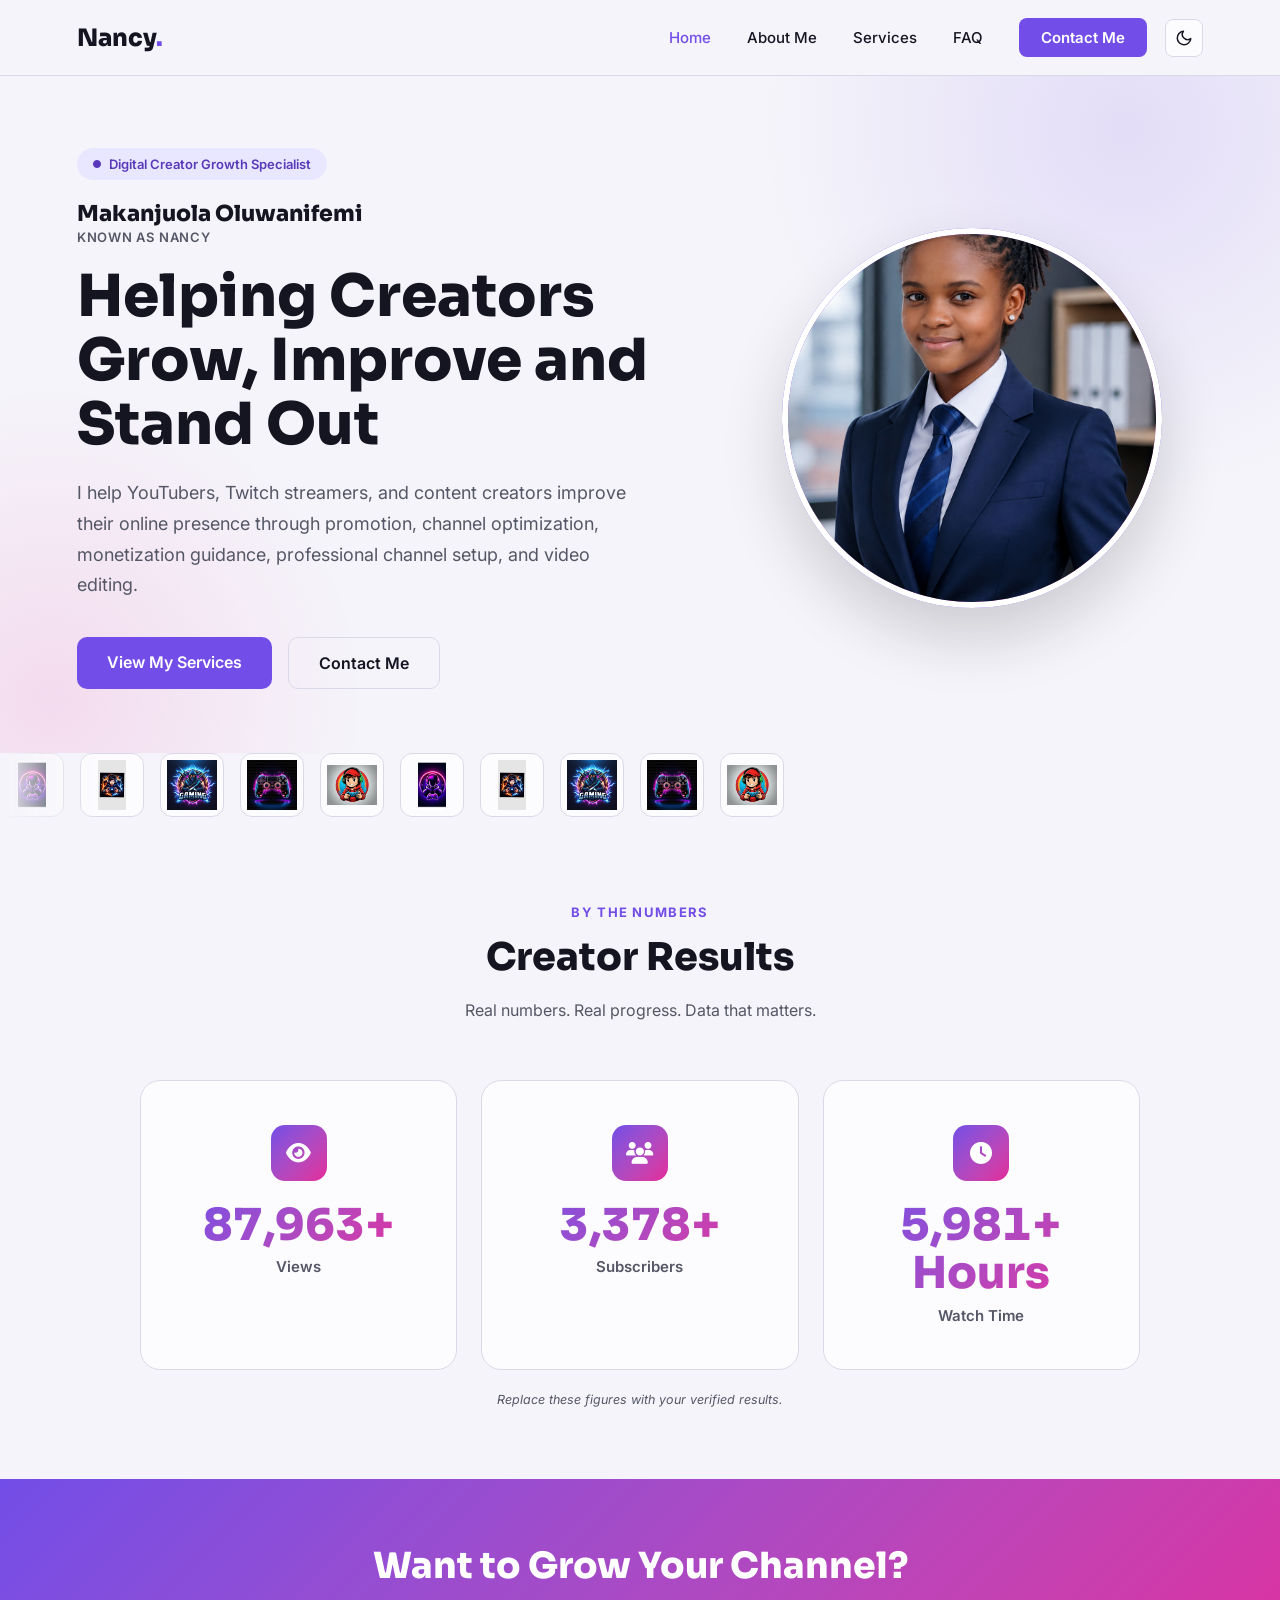
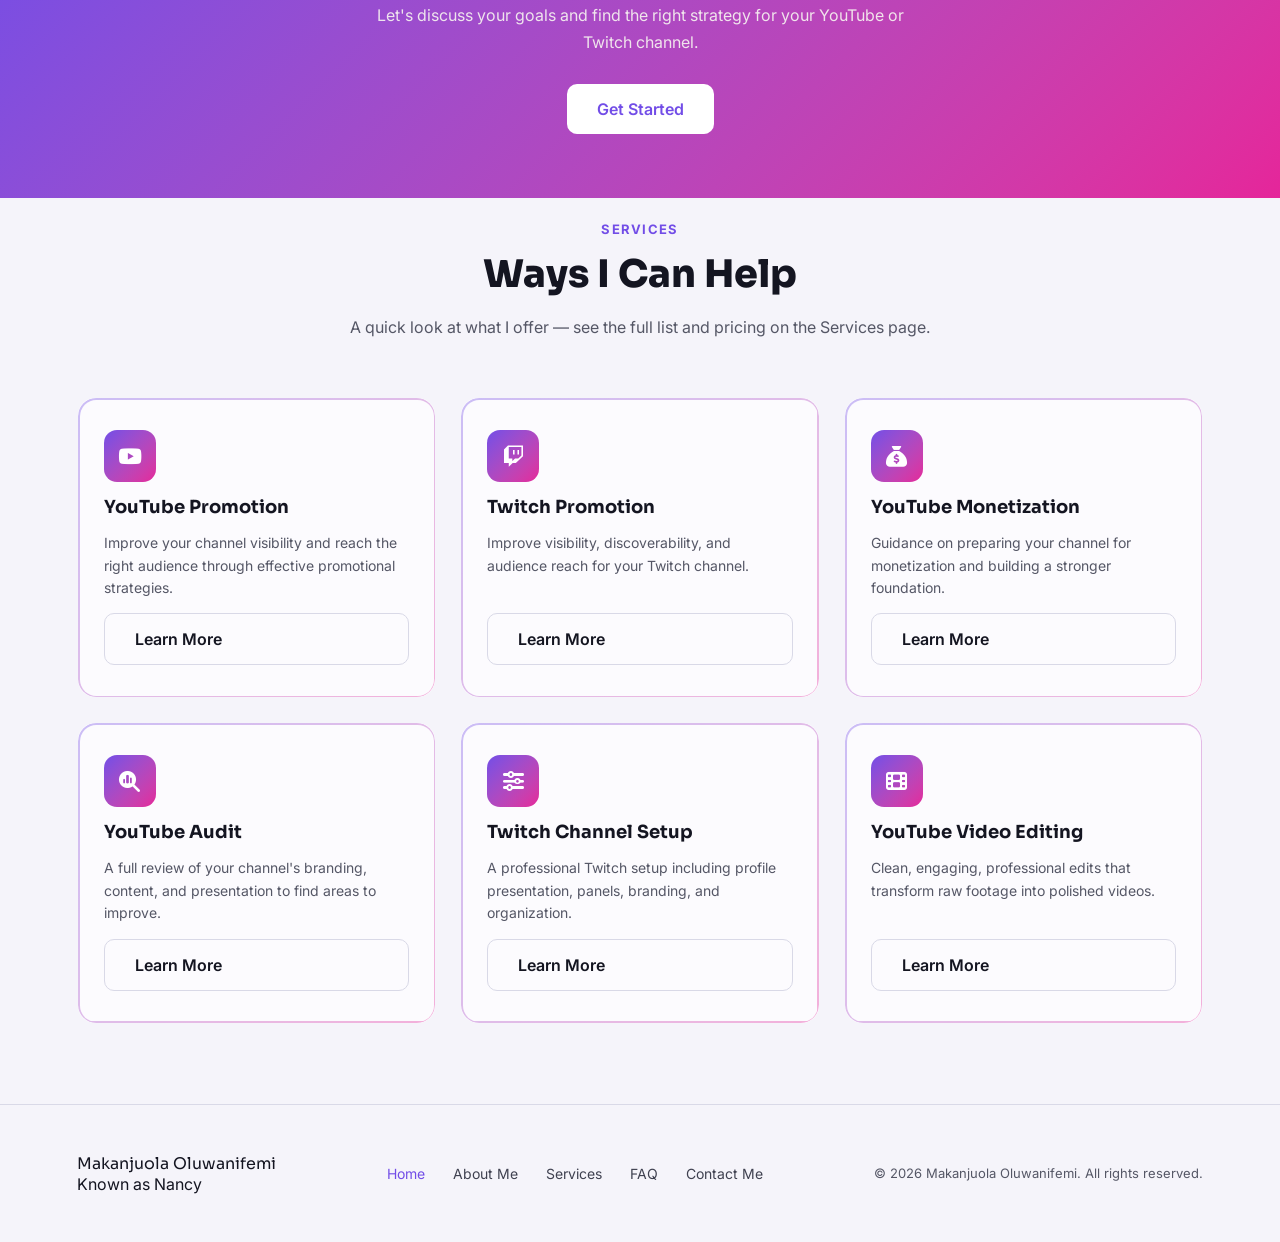
<file: index.html>
<!DOCTYPE html>
<html lang="en">
<head>
<meta charset="utf-8">
<meta name="viewport" content="width=device-width, initial-scale=1">
<script>(function () {
  try {
    var t = localStorage.getItem("theme");
    if (t !== "light" && t !== "dark") {
      t = window.matchMedia("(prefers-color-scheme: dark)").matches ? "dark" : "light";
    }
    document.documentElement.setAttribute("data-site-theme", t);
  } catch (e) {}
})();</script>
<title>Makanjuola Oluwanifemi (Nancy) — Digital Creator Growth Specialist</title>
<link rel="icon" type="image/x-icon" href="assets/favicon/favicon.ico">
<link rel="icon" type="image/png" sizes="16x16" href="assets/favicon/favicon-16x16.png">
<link rel="icon" type="image/png" sizes="32x32" href="assets/favicon/favicon-32x32.png">
<link rel="apple-touch-icon" sizes="180x180" href="assets/favicon/apple-touch-icon.png">
<link rel="icon" type="image/png" sizes="192x192" href="assets/favicon/android-chrome-192x192.png">
<link rel="icon" type="image/png" sizes="512x512" href="assets/favicon/android-chrome-512x512.png">
<meta name="description" content="Makanjuola Oluwanifemi, known as Nancy, helps YouTubers, Twitch streamers, and content creators improve their online presence.">
<link rel="preconnect" href="https://fonts.googleapis.com">
<link rel="preconnect" href="https://fonts.gstatic.com" crossorigin>
<link href="https://fonts.googleapis.com/css2?family=Sora:wght@400;600;700;800&family=Inter:wght@400;500;600&display=swap" rel="stylesheet">
<link rel="stylesheet" href="https://cdnjs.cloudflare.com/ajax/libs/font-awesome/6.5.1/css/all.min.css" integrity="sha512-DTOQO9RWCH3ppGqcWaEA1BIZOC6xxalwEsw9c2QQeAIftl+Vegovlnee1c9QX4TctnWMn13TZye+giMm8e2LwA==" crossorigin="anonymous" referrerpolicy="no-referrer">
<link rel="stylesheet" href="style.css">
</head>
<body>

<!-- HEADER -->
<header class="site-header">
  <a href="index.html" class="brand">Nancy<span class="brand-dot">.</span></a>

  <div class="header-controls">
  <nav class="nav-desktop" aria-label="Primary">
    <a href="index.html" aria-current="page">Home</a>
    <a href="about.html">About Me</a>
    <a href="services.html">Services</a>
    <a href="faq.html">FAQ</a>
    <a href="contact.html" class="nav-cta">Contact Me</a>
  </nav>

    <button id="themeToggle" class="theme-toggle" type="button" aria-label="Switch to dark mode">
      <svg class="theme-icon-dark" viewBox="0 0 24 24" fill="none" stroke="currentColor" stroke-width="2" stroke-linecap="round" stroke-linejoin="round" aria-hidden="true"><path d="M21 12.79A9 9 0 1 1 11.21 3 7 7 0 0 0 21 12.79z"></path></svg>
      <svg class="theme-icon-light" viewBox="0 0 24 24" fill="none" stroke="currentColor" stroke-width="2" stroke-linecap="round" stroke-linejoin="round" aria-hidden="true"><circle cx="12" cy="12" r="5"></circle><line x1="12" y1="1" x2="12" y2="3"></line><line x1="12" y1="21" x2="12" y2="23"></line><line x1="4.22" y1="4.22" x2="5.64" y2="5.64"></line><line x1="18.36" y1="18.36" x2="19.78" y2="19.78"></line><line x1="1" y1="12" x2="3" y2="12"></line><line x1="21" y1="12" x2="23" y2="12"></line><line x1="4.22" y1="19.78" x2="5.64" y2="18.36"></line><line x1="18.36" y1="5.64" x2="19.78" y2="4.22"></line></svg>
    </button>

      <button id="menuToggle" class="menu-toggle" aria-label="Toggle menu" aria-expanded="false" aria-controls="mobileNav">
    <i class="fa-solid fa-bars" id="menuIcon" aria-hidden="true"></i>
  </button>
  </div>
</header>

<nav id="mobileNav" class="nav-mobile" aria-label="Mobile" hidden>
  <a href="index.html" aria-current="page">Home</a>
  <a href="about.html">About Me</a>
  <a href="services.html">Services</a>
  <a href="faq.html">FAQ</a>
  <a href="contact.html" class="mobile-contact">Contact Me</a>
</nav>

<main>
  <!-- HERO -->
  <section class="hero">
    <div class="hero-copy">
      <div class="eyebrow">
        <i class="fa-solid fa-circle" aria-hidden="true"></i> Digital Creator Growth Specialist
      </div>
      <span class="hero-name">Makanjuola Oluwanifemi</span>
      <span class="hero-alias">Known as Nancy</span>
      <h1>Helping Creators Grow, Improve and Stand Out</h1>
      <p class="lead">I help YouTubers, Twitch streamers, and content creators improve their online presence through promotion, channel optimization, monetization guidance, professional channel setup, and video editing.</p>
      <div class="hero-ctas">
        <a href="services.html" class="btn btn-primary">View My Services</a>
        <a href="contact.html" class="btn btn-secondary">Contact Me</a>
      </div>
    </div>
    <div class="hero-visual">
      <div class="hero-photo-frame">
        <div class="hero-photo-pulse" aria-hidden="true"></div>
        <div class="hero-photo">
          <img src="assets/images/profile.jpg" alt="Makanjuola Oluwanifemi (Nancy)">
        </div>
      </div>
    </div>
  </section>

  <!-- GALLERY -->
  <section class="gallery">
    <div class="gallery-marquee">
      <div class="gallery-track" id="galleryTrack"></div>
    </div>
  </section>

  <!-- CREATOR RESULTS -->
  <section class="stats">
    <div class="section-head">
      <span class="section-kicker">By The Numbers</span>
      <h2>Creator Results</h2>
      <p>Real numbers. Real progress. Data that matters.</p>
    </div>
    <div class="stats-grid" id="statsGrid"></div>
    <p class="stats-disclaimer">Replace these figures with your verified results.</p>
  </section>

  <!-- HOME CTA -->
  <section class="cta-banner cta-banner-gradient">
    <h2>Want to Grow Your Channel?</h2>
    <p>Let's discuss your goals and find the right strategy for your YouTube or Twitch channel.</p>
    <a href="contact.html" class="btn btn-primary">Get Started</a>
  </section>

  <!-- FEATURED SERVICES -->
  <section class="home-services">
    <div class="section-head">
      <span class="section-kicker">Services</span>
      <h2>Ways I Can Help</h2>
      <p>A quick look at what I offer &mdash; see the full list and pricing on the Services page.</p>
    </div>
    <div class="gcard-grid" id="homeServicesGrid"></div>
  </section>
</main>

<!-- FOOTER -->
<footer class="site-footer">
  <div>
    <div class="brand-name">Makanjuola Oluwanifemi</div>
    <div class="brand-alias">Known as Nancy</div>
  </div>
  <nav class="footer-nav" aria-label="Footer">
    <a href="index.html" aria-current="page">Home</a>
    <a href="about.html">About Me</a>
    <a href="services.html">Services</a>
    <a href="faq.html">FAQ</a>
    <a href="contact.html">Contact Me</a>
  </nav>
  <div class="copyright">&copy; 2026 Makanjuola Oluwanifemi. All rights reserved.</div>
</footer>

<script src="script.js"></script>
</body>
</html>
</file>
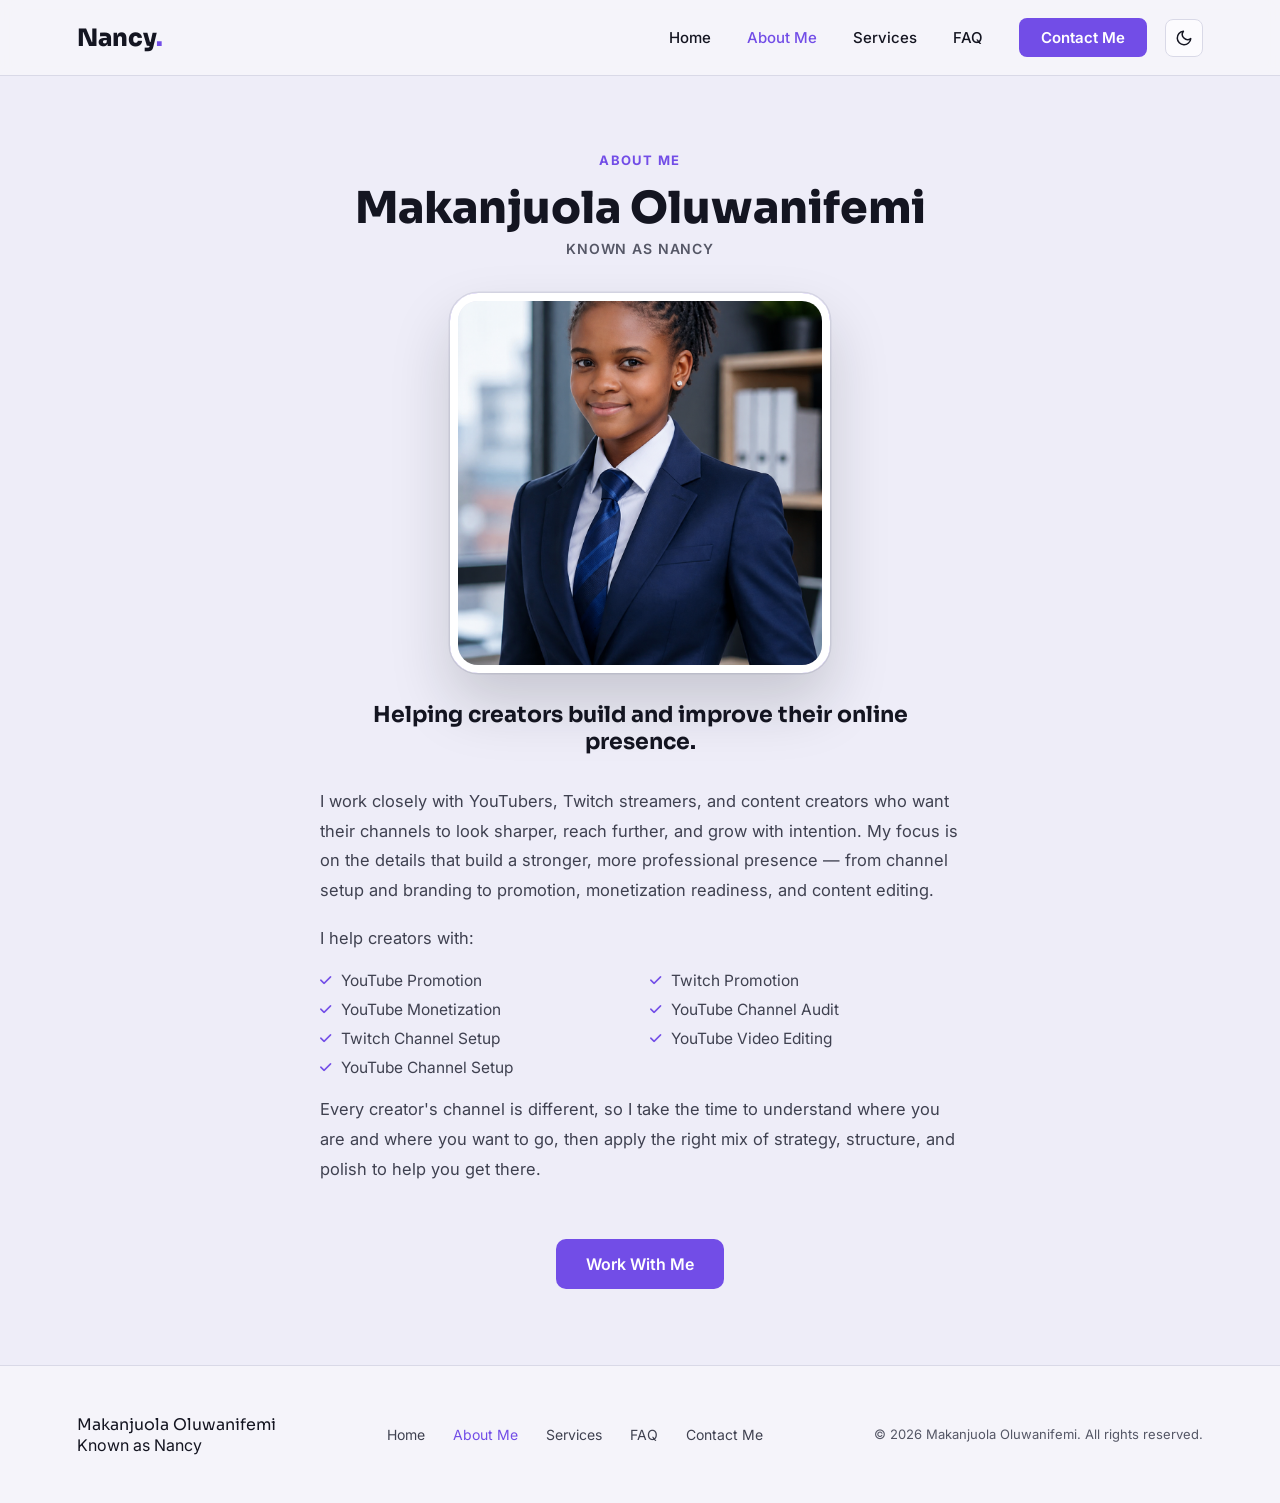
<file: about.html>
<!DOCTYPE html>
<html lang="en">
<head>
<meta charset="utf-8">
<meta name="viewport" content="width=device-width, initial-scale=1">
<script>(function () {
  try {
    var t = localStorage.getItem("theme");
    if (t !== "light" && t !== "dark") {
      t = window.matchMedia("(prefers-color-scheme: dark)").matches ? "dark" : "light";
    }
    document.documentElement.setAttribute("data-site-theme", t);
  } catch (e) {}
})();</script>
<title>About Me — Makanjuola Oluwanifemi (Nancy)</title>
<link rel="icon" type="image/x-icon" href="assets/favicon/favicon.ico">
<link rel="icon" type="image/png" sizes="16x16" href="assets/favicon/favicon-16x16.png">
<link rel="icon" type="image/png" sizes="32x32" href="assets/favicon/favicon-32x32.png">
<link rel="apple-touch-icon" sizes="180x180" href="assets/favicon/apple-touch-icon.png">
<link rel="icon" type="image/png" sizes="192x192" href="assets/favicon/android-chrome-192x192.png">
<link rel="icon" type="image/png" sizes="512x512" href="assets/favicon/android-chrome-512x512.png">
<meta name="description" content="Makanjuola Oluwanifemi, known as Nancy, helps YouTubers, Twitch streamers, and content creators improve their online presence.">
<link rel="preconnect" href="https://fonts.googleapis.com">
<link rel="preconnect" href="https://fonts.gstatic.com" crossorigin>
<link href="https://fonts.googleapis.com/css2?family=Sora:wght@400;600;700;800&family=Inter:wght@400;500;600&display=swap" rel="stylesheet">
<link rel="stylesheet" href="https://cdnjs.cloudflare.com/ajax/libs/font-awesome/6.5.1/css/all.min.css" integrity="sha512-DTOQO9RWCH3ppGqcWaEA1BIZOC6xxalwEsw9c2QQeAIftl+Vegovlnee1c9QX4TctnWMn13TZye+giMm8e2LwA==" crossorigin="anonymous" referrerpolicy="no-referrer">
<link rel="stylesheet" href="style.css">
</head>
<body>

<!-- HEADER -->
<header class="site-header">
  <a href="index.html" class="brand">Nancy<span class="brand-dot">.</span></a>

  <div class="header-controls">
  <nav class="nav-desktop" aria-label="Primary">
    <a href="index.html">Home</a>
    <a href="about.html" aria-current="page">About Me</a>
    <a href="services.html">Services</a>
    <a href="faq.html">FAQ</a>
    <a href="contact.html" class="nav-cta">Contact Me</a>
  </nav>

    <button id="themeToggle" class="theme-toggle" type="button" aria-label="Switch to dark mode">
      <svg class="theme-icon-dark" viewBox="0 0 24 24" fill="none" stroke="currentColor" stroke-width="2" stroke-linecap="round" stroke-linejoin="round" aria-hidden="true"><path d="M21 12.79A9 9 0 1 1 11.21 3 7 7 0 0 0 21 12.79z"></path></svg>
      <svg class="theme-icon-light" viewBox="0 0 24 24" fill="none" stroke="currentColor" stroke-width="2" stroke-linecap="round" stroke-linejoin="round" aria-hidden="true"><circle cx="12" cy="12" r="5"></circle><line x1="12" y1="1" x2="12" y2="3"></line><line x1="12" y1="21" x2="12" y2="23"></line><line x1="4.22" y1="4.22" x2="5.64" y2="5.64"></line><line x1="18.36" y1="18.36" x2="19.78" y2="19.78"></line><line x1="1" y1="12" x2="3" y2="12"></line><line x1="21" y1="12" x2="23" y2="12"></line><line x1="4.22" y1="19.78" x2="5.64" y2="18.36"></line><line x1="18.36" y1="5.64" x2="19.78" y2="4.22"></line></svg>
    </button>

      <button id="menuToggle" class="menu-toggle" aria-label="Toggle menu" aria-expanded="false" aria-controls="mobileNav">
    <i class="fa-solid fa-bars" id="menuIcon" aria-hidden="true"></i>
  </button>
  </div>
</header>

<nav id="mobileNav" class="nav-mobile" aria-label="Mobile" hidden>
  <a href="index.html">Home</a>
  <a href="about.html" aria-current="page">About Me</a>
  <a href="services.html">Services</a>
  <a href="faq.html">FAQ</a>
  <a href="contact.html" class="mobile-contact">Contact Me</a>
</nav>

<main>
  <!-- ABOUT -->
  <section class="about-hero">
    <div class="about-hero-inner">
      <span class="section-kicker">About Me</span>
      <h1>Makanjuola Oluwanifemi</h1>
      <p class="about-alias">Known as Nancy</p>

      <div class="about-photo-frame">
        <div class="about-photo-pulse" aria-hidden="true"></div>
        <div class="about-portrait">
          <img src="assets/images/profile.jpg" alt="Makanjuola Oluwanifemi (Nancy)">
        </div>
      </div>

      <p class="about-tagline">Helping creators build and improve their online presence.</p>

      <div class="about-intro">
        <p>I work closely with YouTubers, Twitch streamers, and content creators who want their channels to look sharper, reach further, and grow with intention. My focus is on the details that build a stronger, more professional presence &mdash; from channel setup and branding to promotion, monetization readiness, and content editing.</p>
        <p>I help creators with:</p>
        <ul class="about-list">
          <li><i class="fa-solid fa-check" aria-hidden="true"></i> YouTube Promotion</li>
          <li><i class="fa-solid fa-check" aria-hidden="true"></i> Twitch Promotion</li>
          <li><i class="fa-solid fa-check" aria-hidden="true"></i> YouTube Monetization</li>
          <li><i class="fa-solid fa-check" aria-hidden="true"></i> YouTube Channel Audit</li>
          <li><i class="fa-solid fa-check" aria-hidden="true"></i> Twitch Channel Setup</li>
          <li><i class="fa-solid fa-check" aria-hidden="true"></i> YouTube Video Editing</li>
          <li><i class="fa-solid fa-check" aria-hidden="true"></i> YouTube Channel Setup</li>
        </ul>
        <p>Every creator's channel is different, so I take the time to understand where you are and where you want to go, then apply the right mix of strategy, structure, and polish to help you get there.</p>
      </div>

      <a href="contact.html" class="btn btn-primary">Work With Me</a>
    </div>
  </section>
</main>

<!-- FOOTER -->
<footer class="site-footer">
  <div>
    <div class="brand-name">Makanjuola Oluwanifemi</div>
    <div class="brand-alias">Known as Nancy</div>
  </div>
  <nav class="footer-nav" aria-label="Footer">
    <a href="index.html">Home</a>
    <a href="about.html" aria-current="page">About Me</a>
    <a href="services.html">Services</a>
    <a href="faq.html">FAQ</a>
    <a href="contact.html">Contact Me</a>
  </nav>
  <div class="copyright">&copy; 2026 Makanjuola Oluwanifemi. All rights reserved.</div>
</footer>

<script src="script.js"></script>
</body>
</html>
</file>
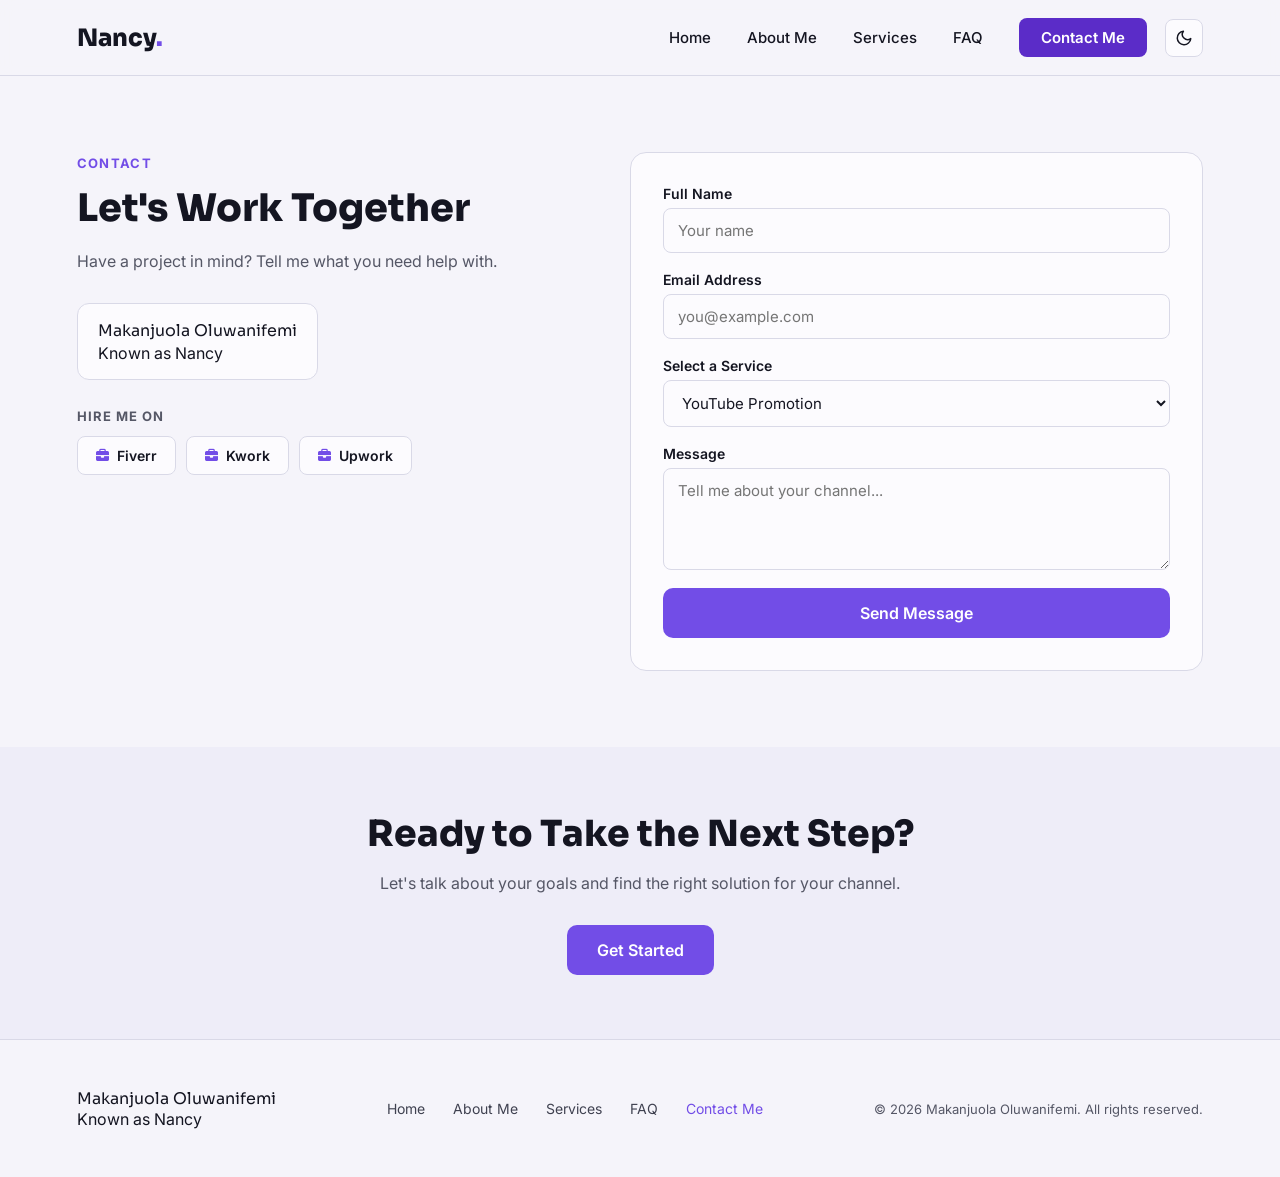
<file: contact.html>
<!DOCTYPE html>
<html lang="en">
<head>
<meta charset="utf-8">
<meta name="viewport" content="width=device-width, initial-scale=1">
<script>(function () {
  try {
    var t = localStorage.getItem("theme");
    if (t !== "light" && t !== "dark") {
      t = window.matchMedia("(prefers-color-scheme: dark)").matches ? "dark" : "light";
    }
    document.documentElement.setAttribute("data-site-theme", t);
  } catch (e) {}
})();</script>
<title>Contact Me — Makanjuola Oluwanifemi (Nancy)</title>
<link rel="icon" type="image/x-icon" href="assets/favicon/favicon.ico">
<link rel="icon" type="image/png" sizes="16x16" href="assets/favicon/favicon-16x16.png">
<link rel="icon" type="image/png" sizes="32x32" href="assets/favicon/favicon-32x32.png">
<link rel="apple-touch-icon" sizes="180x180" href="assets/favicon/apple-touch-icon.png">
<link rel="icon" type="image/png" sizes="192x192" href="assets/favicon/android-chrome-192x192.png">
<link rel="icon" type="image/png" sizes="512x512" href="assets/favicon/android-chrome-512x512.png">
<meta name="description" content="Get in touch with Makanjuola Oluwanifemi (Nancy) about YouTube and Twitch channel growth services.">
<link rel="preconnect" href="https://fonts.googleapis.com">
<link rel="preconnect" href="https://fonts.gstatic.com" crossorigin>
<link href="https://fonts.googleapis.com/css2?family=Sora:wght@400;600;700;800&family=Inter:wght@400;500;600&display=swap" rel="stylesheet">
<link rel="stylesheet" href="https://cdnjs.cloudflare.com/ajax/libs/font-awesome/6.5.1/css/all.min.css" integrity="sha512-DTOQO9RWCH3ppGqcWaEA1BIZOC6xxalwEsw9c2QQeAIftl+Vegovlnee1c9QX4TctnWMn13TZye+giMm8e2LwA==" crossorigin="anonymous" referrerpolicy="no-referrer">
<link rel="stylesheet" href="style.css">
</head>
<body>

<!-- HEADER -->
<header class="site-header">
  <a href="index.html" class="brand">Nancy<span class="brand-dot">.</span></a>

  <div class="header-controls">
  <nav class="nav-desktop" aria-label="Primary">
    <a href="index.html">Home</a>
    <a href="about.html">About Me</a>
    <a href="services.html">Services</a>
    <a href="faq.html">FAQ</a>
    <a href="contact.html" class="nav-cta" aria-current="page">Contact Me</a>
  </nav>

    <button id="themeToggle" class="theme-toggle" type="button" aria-label="Switch to dark mode">
      <svg class="theme-icon-dark" viewBox="0 0 24 24" fill="none" stroke="currentColor" stroke-width="2" stroke-linecap="round" stroke-linejoin="round" aria-hidden="true"><path d="M21 12.79A9 9 0 1 1 11.21 3 7 7 0 0 0 21 12.79z"></path></svg>
      <svg class="theme-icon-light" viewBox="0 0 24 24" fill="none" stroke="currentColor" stroke-width="2" stroke-linecap="round" stroke-linejoin="round" aria-hidden="true"><circle cx="12" cy="12" r="5"></circle><line x1="12" y1="1" x2="12" y2="3"></line><line x1="12" y1="21" x2="12" y2="23"></line><line x1="4.22" y1="4.22" x2="5.64" y2="5.64"></line><line x1="18.36" y1="18.36" x2="19.78" y2="19.78"></line><line x1="1" y1="12" x2="3" y2="12"></line><line x1="21" y1="12" x2="23" y2="12"></line><line x1="4.22" y1="19.78" x2="5.64" y2="18.36"></line><line x1="18.36" y1="5.64" x2="19.78" y2="4.22"></line></svg>
    </button>

      <button id="menuToggle" class="menu-toggle" aria-label="Toggle menu" aria-expanded="false" aria-controls="mobileNav">
    <i class="fa-solid fa-bars" id="menuIcon" aria-hidden="true"></i>
  </button>
  </div>
</header>

<nav id="mobileNav" class="nav-mobile" aria-label="Mobile" hidden>
  <a href="index.html">Home</a>
  <a href="about.html">About Me</a>
  <a href="services.html">Services</a>
  <a href="faq.html">FAQ</a>
  <a href="contact.html" class="mobile-contact" aria-current="page">Contact Me</a>
</nav>

<main>
  <!-- CONTACT -->
  <section class="contact" id="contactSection">
    <div class="contact-intro">
      <span class="section-kicker">Contact</span>
      <h1>Let's Work Together</h1>
      <p>Have a project in mind? Tell me what you need help with.</p>
      <div class="contact-identity">
        <div class="brand-name">Makanjuola Oluwanifemi</div>
        <div class="brand-alias">Known as Nancy</div>
      </div>
      <div class="contact-platforms">
        <span class="contact-platforms-label">Hire Me On</span>
        <div class="contact-platform-links">
          <a href="https://www.fiverr.com/users/makanjuola_n/manage_gigs?current_filter=active" target="_blank" rel="noopener noreferrer" class="platform-link">
            <i class="fa-solid fa-briefcase" aria-hidden="true"></i> Fiverr
          </a>
          <a href="https://kwork.com/new?draft_id=54512697&lang=en" target="_blank" rel="noopener noreferrer" class="platform-link">
            <i class="fa-solid fa-briefcase" aria-hidden="true"></i> Kwork
          </a>
          <a href="https://www.upwork.com/nx/find-work/best-matches" target="_blank" rel="noopener noreferrer" class="platform-link">
            <i class="fa-solid fa-briefcase" aria-hidden="true"></i> Upwork
          </a>
        </div>
      </div>
    </div>
    <div class="contact-form-wrap">
      <div id="contactSuccess" class="contact-success" hidden>
        <i class="fa-solid fa-circle-check" aria-hidden="true"></i>
        <h3>Message received</h3>
        <p>Thanks for reaching out &mdash; I'll be in touch soon.</p>
      </div>
      <!-- Demo only: shows a local success message via script.js. To connect
           a real form service (e.g. Formspree, Netlify Forms), add
           action="..." method="POST" here and update the submit handler. -->
      <form id="contactForm" class="contact-form">
        <div class="field">
          <label for="name">Full Name</label>
          <input id="name" name="name" type="text" required placeholder="Your name">
        </div>
        <div class="field">
          <label for="email">Email Address</label>
          <input id="email" name="email" type="email" required placeholder="you@example.com">
        </div>
        <div class="field">
          <label for="service">Select a Service</label>
          <select id="service" name="service"></select>
        </div>
        <div class="field">
          <label for="message">Message</label>
          <textarea id="message" name="message" required rows="4" placeholder="Tell me about your channel..."></textarea>
        </div>
        <button type="submit" class="btn btn-primary btn-block">Send Message</button>
      </form>
    </div>
  </section>

  <!-- CONTACT CTA -->
  <section class="cta-banner cta-banner-alt">
    <h2>Ready to Take the Next Step?</h2>
    <p>Let's talk about your goals and find the right solution for your channel.</p>
    <a href="#contactSection" class="btn btn-primary">Get Started</a>
  </section>
</main>

<!-- FOOTER -->
<footer class="site-footer">
  <div>
    <div class="brand-name">Makanjuola Oluwanifemi</div>
    <div class="brand-alias">Known as Nancy</div>
  </div>
  <nav class="footer-nav" aria-label="Footer">
    <a href="index.html">Home</a>
    <a href="about.html">About Me</a>
    <a href="services.html">Services</a>
    <a href="faq.html">FAQ</a>
    <a href="contact.html" aria-current="page">Contact Me</a>
  </nav>
  <div class="copyright">&copy; 2026 Makanjuola Oluwanifemi. All rights reserved.</div>
</footer>

<script src="script.js"></script>
</body>
</html>
</file>
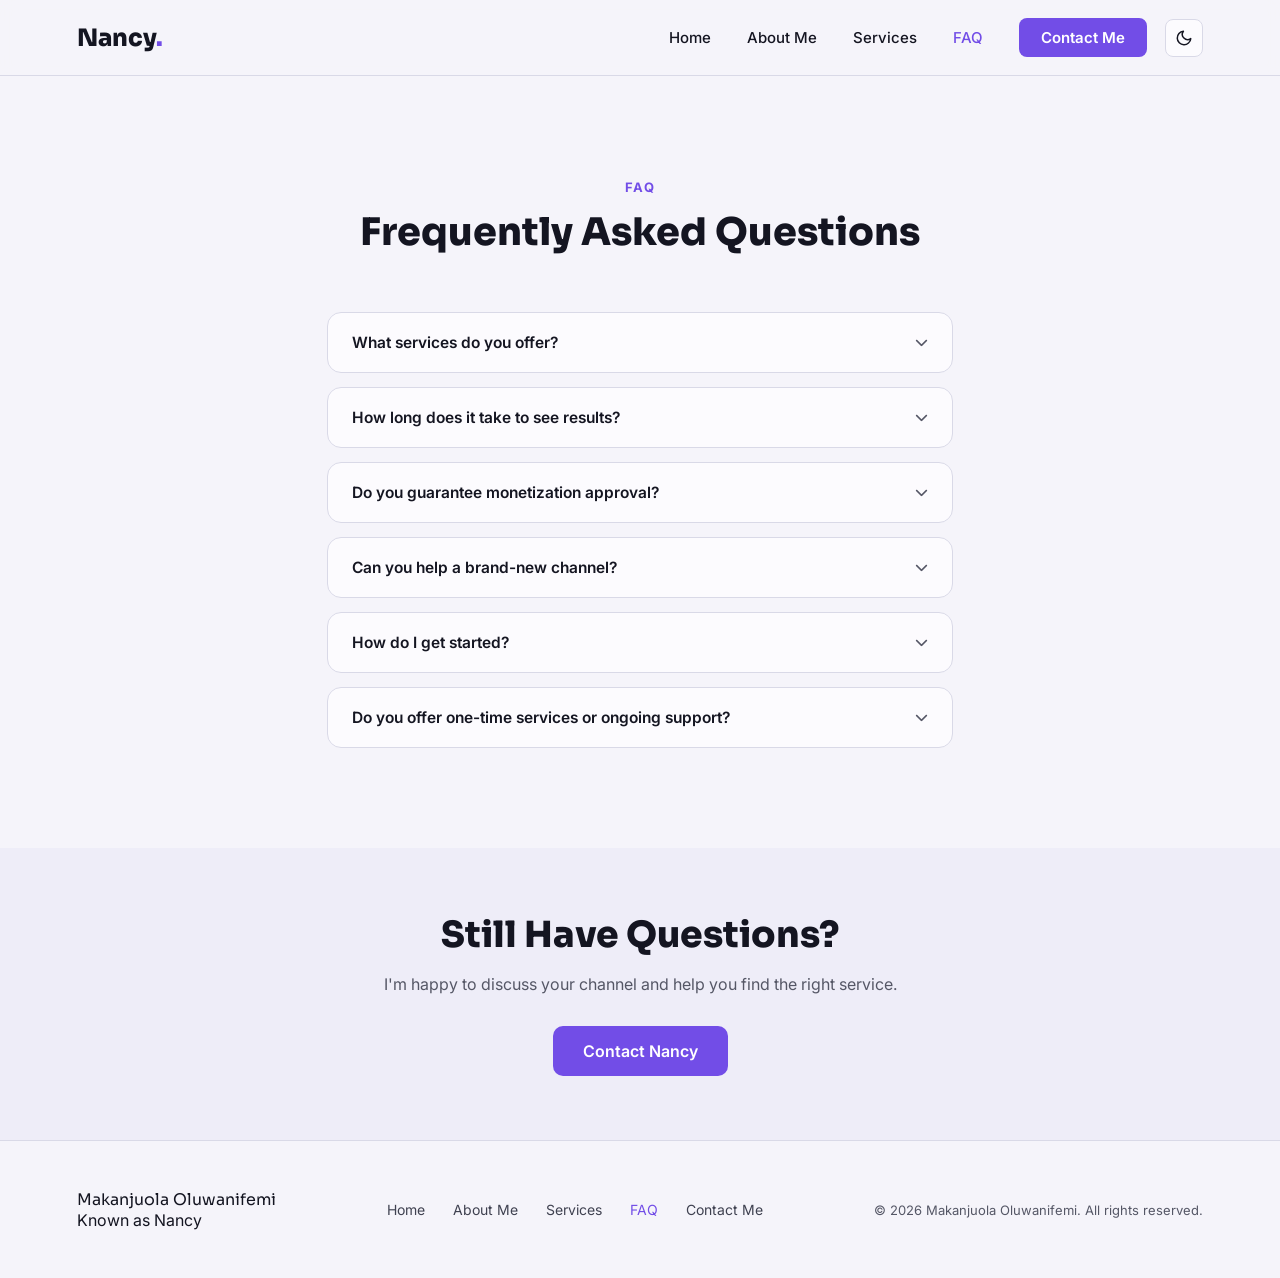
<file: faq.html>
<!DOCTYPE html>
<html lang="en">
<head>
<meta charset="utf-8">
<meta name="viewport" content="width=device-width, initial-scale=1">
<script>(function () {
  try {
    var t = localStorage.getItem("theme");
    if (t !== "light" && t !== "dark") {
      t = window.matchMedia("(prefers-color-scheme: dark)").matches ? "dark" : "light";
    }
    document.documentElement.setAttribute("data-site-theme", t);
  } catch (e) {}
})();</script>
<title>FAQ — Makanjuola Oluwanifemi (Nancy)</title>
<link rel="icon" type="image/x-icon" href="assets/favicon/favicon.ico">
<link rel="icon" type="image/png" sizes="16x16" href="assets/favicon/favicon-16x16.png">
<link rel="icon" type="image/png" sizes="32x32" href="assets/favicon/favicon-32x32.png">
<link rel="apple-touch-icon" sizes="180x180" href="assets/favicon/apple-touch-icon.png">
<link rel="icon" type="image/png" sizes="192x192" href="assets/favicon/android-chrome-192x192.png">
<link rel="icon" type="image/png" sizes="512x512" href="assets/favicon/android-chrome-512x512.png">
<meta name="description" content="Frequently asked questions about working with Makanjuola Oluwanifemi (Nancy) on YouTube and Twitch channel growth.">
<link rel="preconnect" href="https://fonts.googleapis.com">
<link rel="preconnect" href="https://fonts.gstatic.com" crossorigin>
<link href="https://fonts.googleapis.com/css2?family=Sora:wght@400;600;700;800&family=Inter:wght@400;500;600&display=swap" rel="stylesheet">
<link rel="stylesheet" href="https://cdnjs.cloudflare.com/ajax/libs/font-awesome/6.5.1/css/all.min.css" integrity="sha512-DTOQO9RWCH3ppGqcWaEA1BIZOC6xxalwEsw9c2QQeAIftl+Vegovlnee1c9QX4TctnWMn13TZye+giMm8e2LwA==" crossorigin="anonymous" referrerpolicy="no-referrer">
<link rel="stylesheet" href="style.css">
</head>
<body>

<!-- HEADER -->
<header class="site-header">
  <a href="index.html" class="brand">Nancy<span class="brand-dot">.</span></a>

  <div class="header-controls">
  <nav class="nav-desktop" aria-label="Primary">
    <a href="index.html">Home</a>
    <a href="about.html">About Me</a>
    <a href="services.html">Services</a>
    <a href="faq.html" aria-current="page">FAQ</a>
    <a href="contact.html" class="nav-cta">Contact Me</a>
  </nav>

    <button id="themeToggle" class="theme-toggle" type="button" aria-label="Switch to dark mode">
      <svg class="theme-icon-dark" viewBox="0 0 24 24" fill="none" stroke="currentColor" stroke-width="2" stroke-linecap="round" stroke-linejoin="round" aria-hidden="true"><path d="M21 12.79A9 9 0 1 1 11.21 3 7 7 0 0 0 21 12.79z"></path></svg>
      <svg class="theme-icon-light" viewBox="0 0 24 24" fill="none" stroke="currentColor" stroke-width="2" stroke-linecap="round" stroke-linejoin="round" aria-hidden="true"><circle cx="12" cy="12" r="5"></circle><line x1="12" y1="1" x2="12" y2="3"></line><line x1="12" y1="21" x2="12" y2="23"></line><line x1="4.22" y1="4.22" x2="5.64" y2="5.64"></line><line x1="18.36" y1="18.36" x2="19.78" y2="19.78"></line><line x1="1" y1="12" x2="3" y2="12"></line><line x1="21" y1="12" x2="23" y2="12"></line><line x1="4.22" y1="19.78" x2="5.64" y2="18.36"></line><line x1="18.36" y1="5.64" x2="19.78" y2="4.22"></line></svg>
    </button>

      <button id="menuToggle" class="menu-toggle" aria-label="Toggle menu" aria-expanded="false" aria-controls="mobileNav">
    <i class="fa-solid fa-bars" id="menuIcon" aria-hidden="true"></i>
  </button>
  </div>
</header>

<nav id="mobileNav" class="nav-mobile" aria-label="Mobile" hidden>
  <a href="index.html">Home</a>
  <a href="about.html">About Me</a>
  <a href="services.html">Services</a>
  <a href="faq.html" aria-current="page">FAQ</a>
  <a href="contact.html" class="mobile-contact">Contact Me</a>
</nav>

<main>
  <!-- FAQ -->
  <section class="faq">
    <div class="section-head">
      <span class="section-kicker">FAQ</span>
      <h2>Frequently Asked Questions</h2>
    </div>
    <div class="faq-list" id="faqList"></div>
  </section>

  <!-- FAQ CTA -->
  <section class="cta-banner cta-banner-alt">
    <h2>Still Have Questions?</h2>
    <p>I'm happy to discuss your channel and help you find the right service.</p>
    <a href="contact.html" class="btn btn-primary">Contact Nancy</a>
  </section>
</main>

<!-- FOOTER -->
<footer class="site-footer">
  <div>
    <div class="brand-name">Makanjuola Oluwanifemi</div>
    <div class="brand-alias">Known as Nancy</div>
  </div>
  <nav class="footer-nav" aria-label="Footer">
    <a href="index.html">Home</a>
    <a href="about.html">About Me</a>
    <a href="services.html">Services</a>
    <a href="faq.html" aria-current="page">FAQ</a>
    <a href="contact.html">Contact Me</a>
  </nav>
  <div class="copyright">&copy; 2026 Makanjuola Oluwanifemi. All rights reserved.</div>
</footer>

<script src="script.js"></script>
</body>
</html>
</file>
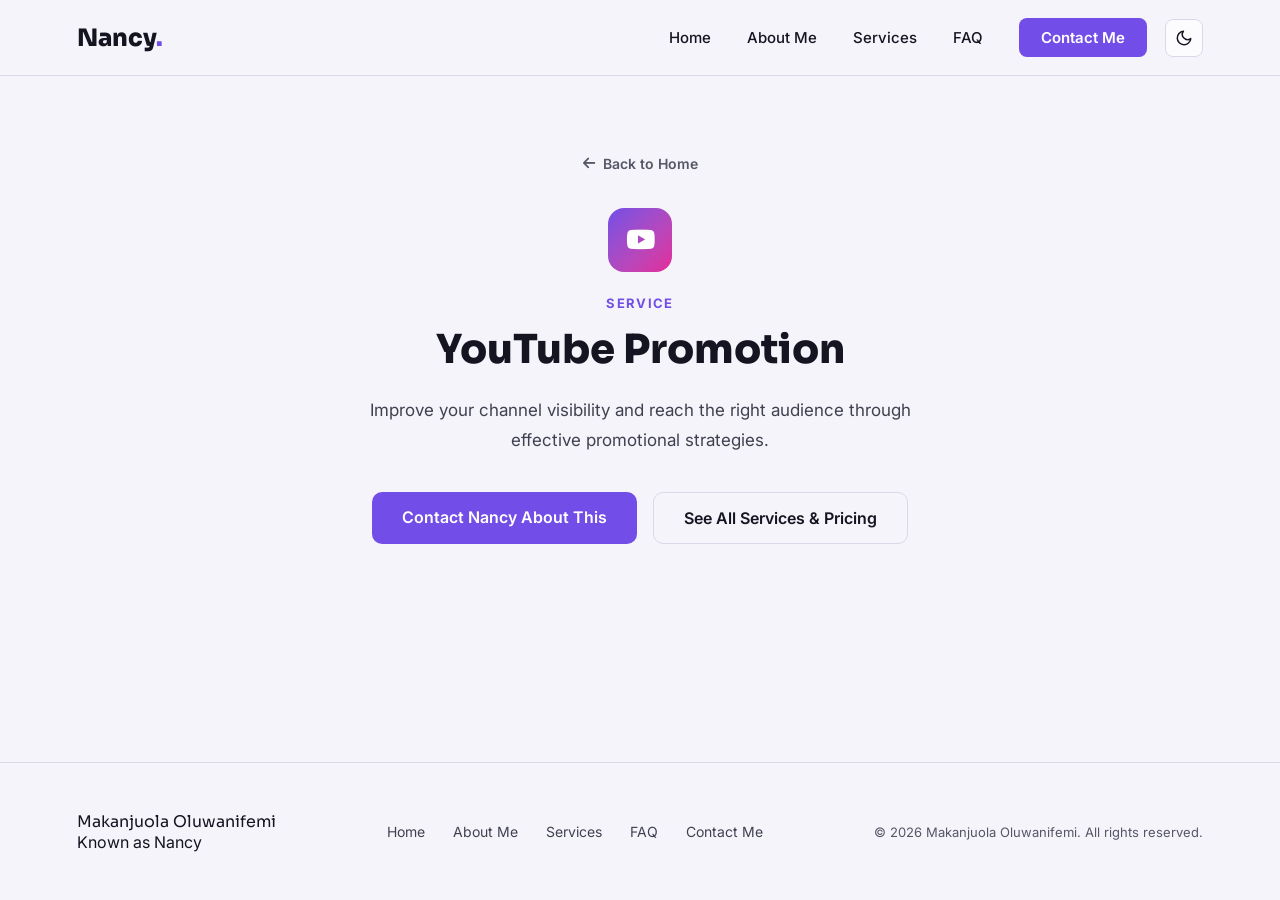
<file: learn-more.html>
<!DOCTYPE html>
<html lang="en">
<head>
<meta charset="utf-8">
<meta name="viewport" content="width=device-width, initial-scale=1">
<script>(function () {
  try {
    var t = localStorage.getItem("theme");
    if (t !== "light" && t !== "dark") {
      t = window.matchMedia("(prefers-color-scheme: dark)").matches ? "dark" : "light";
    }
    document.documentElement.setAttribute("data-site-theme", t);
  } catch (e) {}
})();</script>
<title>Learn More — Makanjuola Oluwanifemi (Nancy)</title>
<link rel="icon" type="image/x-icon" href="assets/favicon/favicon.ico">
<link rel="icon" type="image/png" sizes="16x16" href="assets/favicon/favicon-16x16.png">
<link rel="icon" type="image/png" sizes="32x32" href="assets/favicon/favicon-32x32.png">
<link rel="apple-touch-icon" sizes="180x180" href="assets/favicon/apple-touch-icon.png">
<link rel="icon" type="image/png" sizes="192x192" href="assets/favicon/android-chrome-192x192.png">
<link rel="icon" type="image/png" sizes="512x512" href="assets/favicon/android-chrome-512x512.png">
<meta name="description" content="Learn more about this service from Makanjuola Oluwanifemi (Nancy).">
<link rel="preconnect" href="https://fonts.googleapis.com">
<link rel="preconnect" href="https://fonts.gstatic.com" crossorigin>
<link href="https://fonts.googleapis.com/css2?family=Sora:wght@400;600;700;800&family=Inter:wght@400;500;600&display=swap" rel="stylesheet">
<link rel="stylesheet" href="https://cdnjs.cloudflare.com/ajax/libs/font-awesome/6.5.1/css/all.min.css" integrity="sha512-DTOQO9RWCH3ppGqcWaEA1BIZOC6xxalwEsw9c2QQeAIftl+Vegovlnee1c9QX4TctnWMn13TZye+giMm8e2LwA==" crossorigin="anonymous" referrerpolicy="no-referrer">
<link rel="stylesheet" href="style.css">
</head>
<body>

<!-- HEADER -->
<header class="site-header">
  <a href="index.html" class="brand">Nancy<span class="brand-dot">.</span></a>

  <div class="header-controls">
  <nav class="nav-desktop" aria-label="Primary">
    <a href="index.html">Home</a>
    <a href="about.html">About Me</a>
    <a href="services.html">Services</a>
    <a href="faq.html">FAQ</a>
    <a href="contact.html" class="nav-cta">Contact Me</a>
  </nav>

    <button id="themeToggle" class="theme-toggle" type="button" aria-label="Switch to dark mode">
      <svg class="theme-icon-dark" viewBox="0 0 24 24" fill="none" stroke="currentColor" stroke-width="2" stroke-linecap="round" stroke-linejoin="round" aria-hidden="true"><path d="M21 12.79A9 9 0 1 1 11.21 3 7 7 0 0 0 21 12.79z"></path></svg>
      <svg class="theme-icon-light" viewBox="0 0 24 24" fill="none" stroke="currentColor" stroke-width="2" stroke-linecap="round" stroke-linejoin="round" aria-hidden="true"><circle cx="12" cy="12" r="5"></circle><line x1="12" y1="1" x2="12" y2="3"></line><line x1="12" y1="21" x2="12" y2="23"></line><line x1="4.22" y1="4.22" x2="5.64" y2="5.64"></line><line x1="18.36" y1="18.36" x2="19.78" y2="19.78"></line><line x1="1" y1="12" x2="3" y2="12"></line><line x1="21" y1="12" x2="23" y2="12"></line><line x1="4.22" y1="19.78" x2="5.64" y2="18.36"></line><line x1="18.36" y1="5.64" x2="19.78" y2="4.22"></line></svg>
    </button>

      <button id="menuToggle" class="menu-toggle" aria-label="Toggle menu" aria-expanded="false" aria-controls="mobileNav">
    <i class="fa-solid fa-bars" id="menuIcon" aria-hidden="true"></i>
  </button>
  </div>
</header>

<nav id="mobileNav" class="nav-mobile" aria-label="Mobile" hidden>
  <a href="index.html">Home</a>
  <a href="about.html">About Me</a>
  <a href="services.html">Services</a>
  <a href="faq.html">FAQ</a>
  <a href="contact.html" class="mobile-contact">Contact Me</a>
</nav>

<main>
  <!-- LEARN MORE -->
  <section class="learn-more">
    <a href="index.html" class="back-link"><i class="fa-solid fa-arrow-left" aria-hidden="true"></i> Back to Home</a>
    <div class="lm-icon" id="lmIcon"></div>
    <span class="section-kicker">Service</span>
    <h1 id="lmTitle"></h1>
    <p id="lmDesc"></p>
    <div class="lm-ctas">
      <a href="contact.html" class="btn btn-primary">Contact Nancy About This</a>
      <a href="services.html" class="btn btn-secondary">See All Services &amp; Pricing</a>
    </div>
  </section>
</main>

<!-- FOOTER -->
<footer class="site-footer">
  <div>
    <div class="brand-name">Makanjuola Oluwanifemi</div>
    <div class="brand-alias">Known as Nancy</div>
  </div>
  <nav class="footer-nav" aria-label="Footer">
    <a href="index.html">Home</a>
    <a href="about.html">About Me</a>
    <a href="services.html">Services</a>
    <a href="faq.html">FAQ</a>
    <a href="contact.html">Contact Me</a>
  </nav>
  <div class="copyright">&copy; 2026 Makanjuola Oluwanifemi. All rights reserved.</div>
</footer>

<script src="script.js"></script>
</body>
</html>
</file>
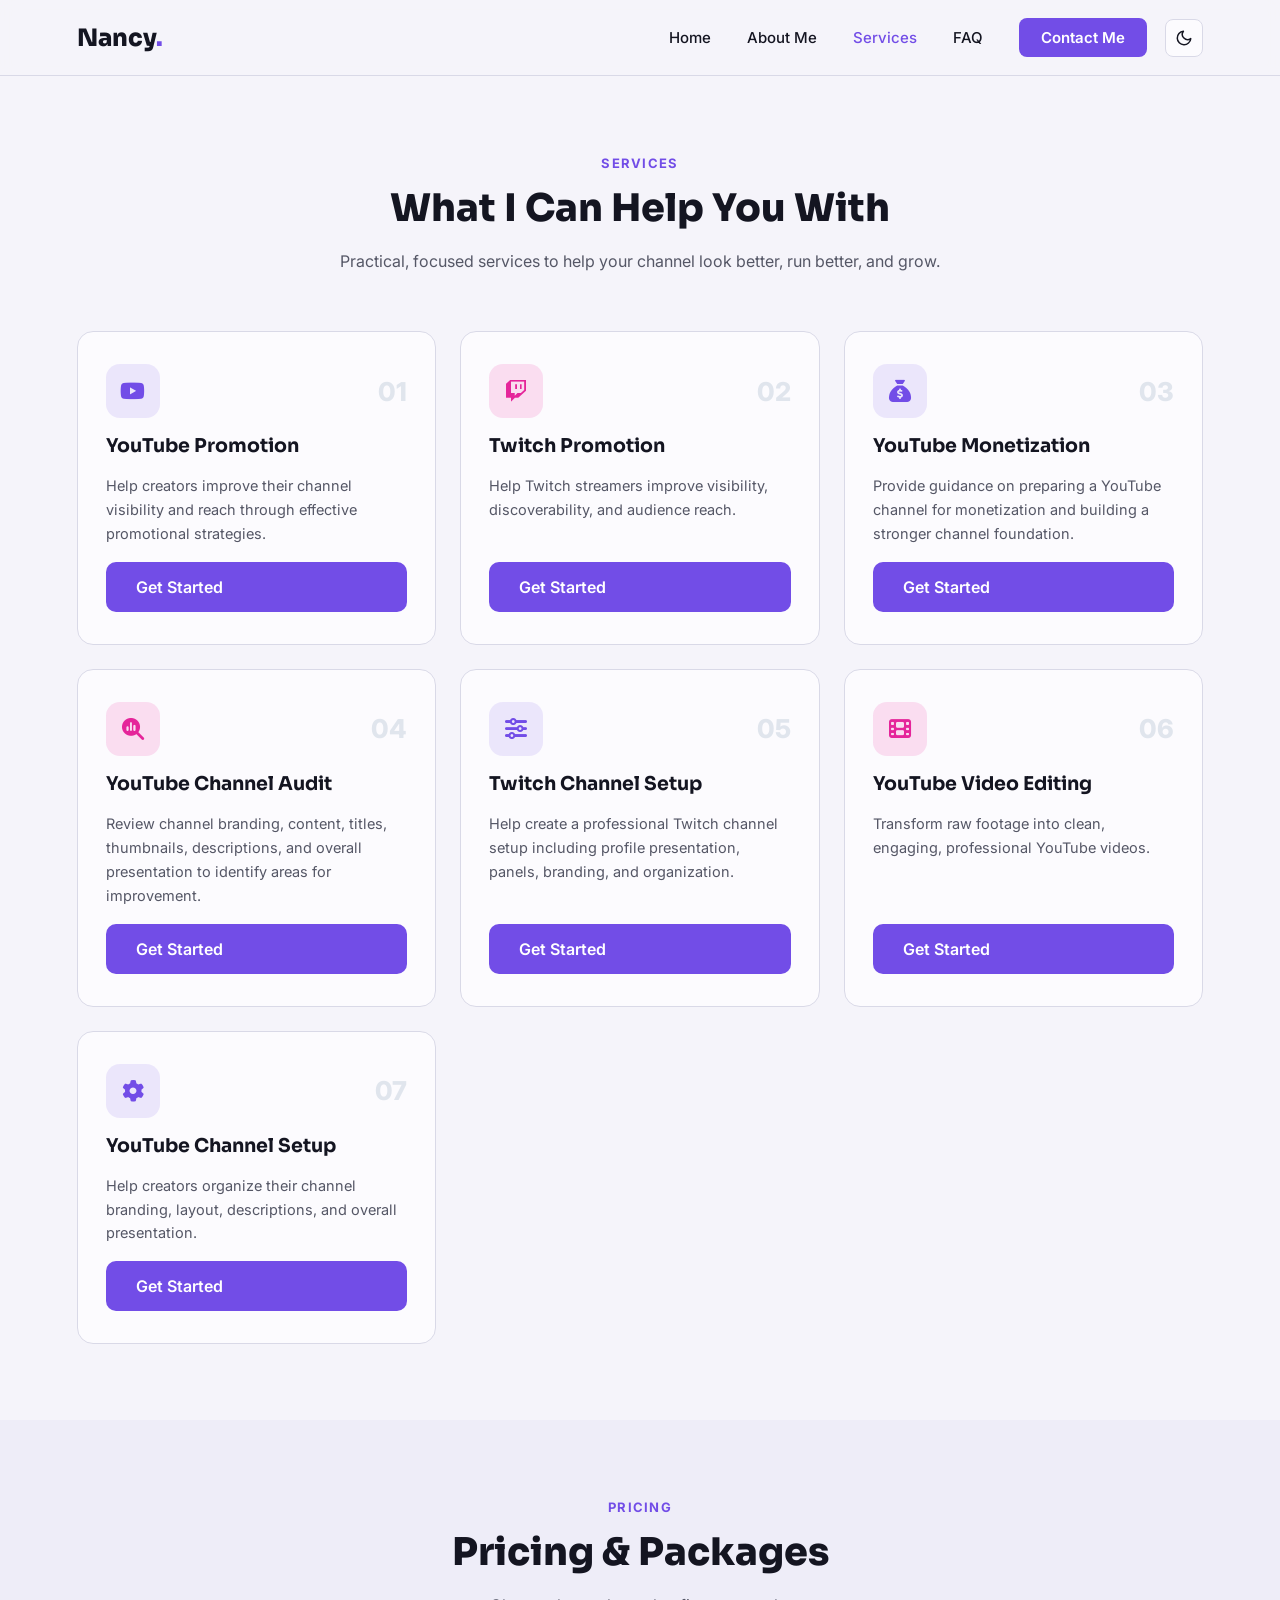
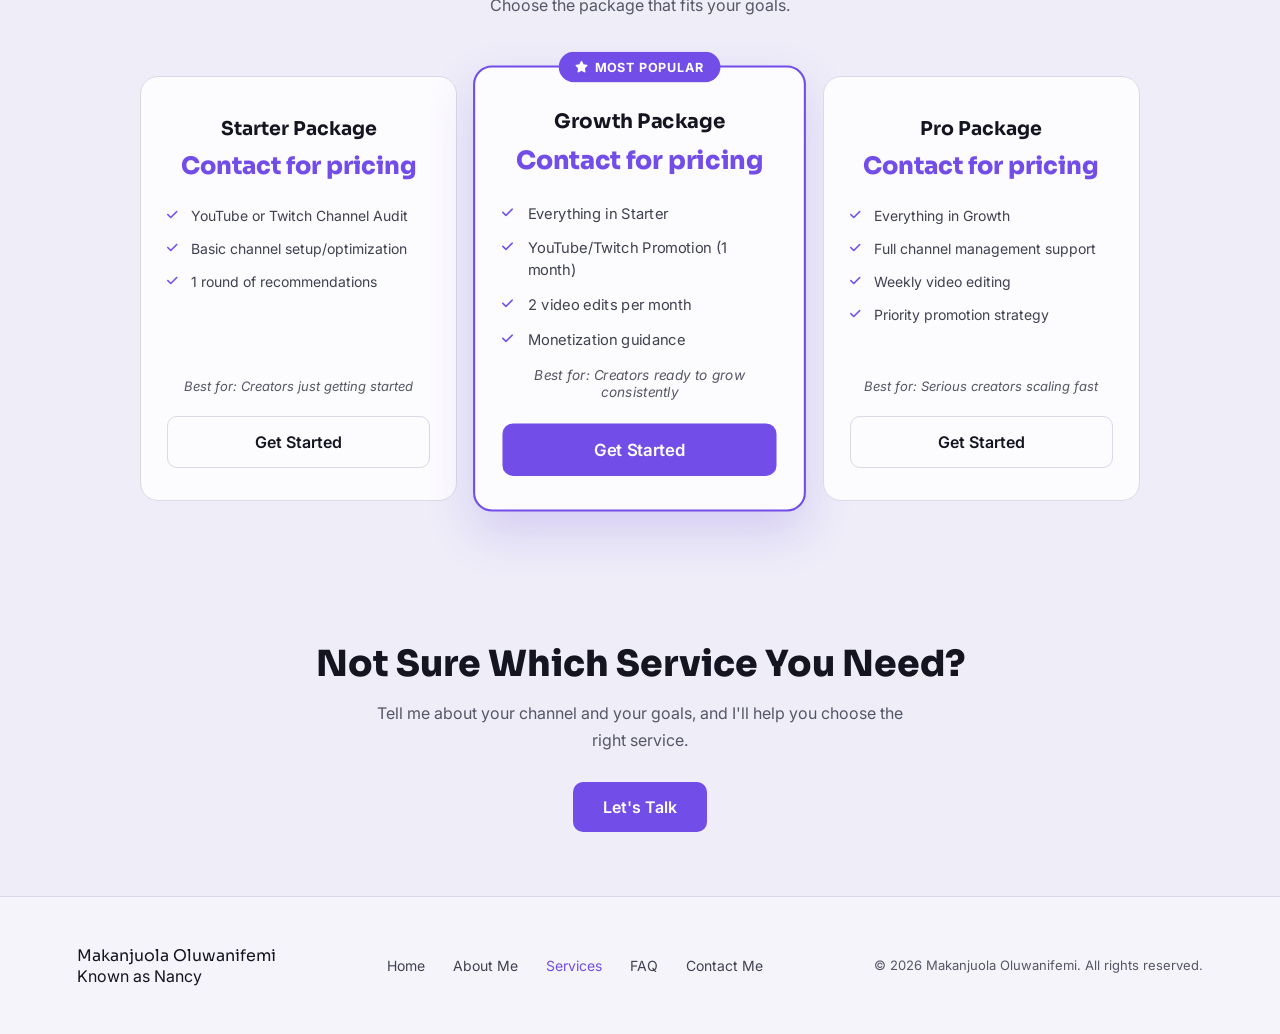
<file: services.html>
<!DOCTYPE html>
<html lang="en">
<head>
<meta charset="utf-8">
<meta name="viewport" content="width=device-width, initial-scale=1">
<script>(function () {
  try {
    var t = localStorage.getItem("theme");
    if (t !== "light" && t !== "dark") {
      t = window.matchMedia("(prefers-color-scheme: dark)").matches ? "dark" : "light";
    }
    document.documentElement.setAttribute("data-site-theme", t);
  } catch (e) {}
})();</script>
<title>Services — Makanjuola Oluwanifemi (Nancy)</title>
<link rel="icon" type="image/x-icon" href="assets/favicon/favicon.ico">
<link rel="icon" type="image/png" sizes="16x16" href="assets/favicon/favicon-16x16.png">
<link rel="icon" type="image/png" sizes="32x32" href="assets/favicon/favicon-32x32.png">
<link rel="apple-touch-icon" sizes="180x180" href="assets/favicon/apple-touch-icon.png">
<link rel="icon" type="image/png" sizes="192x192" href="assets/favicon/android-chrome-192x192.png">
<link rel="icon" type="image/png" sizes="512x512" href="assets/favicon/android-chrome-512x512.png">
<meta name="description" content="Makanjuola Oluwanifemi, known as Nancy, helps YouTubers, Twitch streamers, and content creators improve their online presence.">
<link rel="preconnect" href="https://fonts.googleapis.com">
<link rel="preconnect" href="https://fonts.gstatic.com" crossorigin>
<link href="https://fonts.googleapis.com/css2?family=Sora:wght@400;600;700;800&family=Inter:wght@400;500;600&display=swap" rel="stylesheet">
<link rel="stylesheet" href="https://cdnjs.cloudflare.com/ajax/libs/font-awesome/6.5.1/css/all.min.css" integrity="sha512-DTOQO9RWCH3ppGqcWaEA1BIZOC6xxalwEsw9c2QQeAIftl+Vegovlnee1c9QX4TctnWMn13TZye+giMm8e2LwA==" crossorigin="anonymous" referrerpolicy="no-referrer">
<link rel="stylesheet" href="style.css">
</head>
<body>

<!-- HEADER -->
<header class="site-header">
  <a href="index.html" class="brand">Nancy<span class="brand-dot">.</span></a>

  <div class="header-controls">
  <nav class="nav-desktop" aria-label="Primary">
    <a href="index.html">Home</a>
    <a href="about.html">About Me</a>
    <a href="services.html" aria-current="page">Services</a>
    <a href="faq.html">FAQ</a>
    <a href="contact.html" class="nav-cta">Contact Me</a>
  </nav>

    <button id="themeToggle" class="theme-toggle" type="button" aria-label="Switch to dark mode">
      <svg class="theme-icon-dark" viewBox="0 0 24 24" fill="none" stroke="currentColor" stroke-width="2" stroke-linecap="round" stroke-linejoin="round" aria-hidden="true"><path d="M21 12.79A9 9 0 1 1 11.21 3 7 7 0 0 0 21 12.79z"></path></svg>
      <svg class="theme-icon-light" viewBox="0 0 24 24" fill="none" stroke="currentColor" stroke-width="2" stroke-linecap="round" stroke-linejoin="round" aria-hidden="true"><circle cx="12" cy="12" r="5"></circle><line x1="12" y1="1" x2="12" y2="3"></line><line x1="12" y1="21" x2="12" y2="23"></line><line x1="4.22" y1="4.22" x2="5.64" y2="5.64"></line><line x1="18.36" y1="18.36" x2="19.78" y2="19.78"></line><line x1="1" y1="12" x2="3" y2="12"></line><line x1="21" y1="12" x2="23" y2="12"></line><line x1="4.22" y1="19.78" x2="5.64" y2="18.36"></line><line x1="18.36" y1="5.64" x2="19.78" y2="4.22"></line></svg>
    </button>

      <button id="menuToggle" class="menu-toggle" aria-label="Toggle menu" aria-expanded="false" aria-controls="mobileNav">
    <i class="fa-solid fa-bars" id="menuIcon" aria-hidden="true"></i>
  </button>
  </div>
</header>

<nav id="mobileNav" class="nav-mobile" aria-label="Mobile" hidden>
  <a href="index.html">Home</a>
  <a href="about.html">About Me</a>
  <a href="services.html" aria-current="page">Services</a>
  <a href="faq.html">FAQ</a>
  <a href="contact.html" class="mobile-contact">Contact Me</a>
</nav>

<main>
  <!-- SERVICES -->
  <section class="services">
    <div class="section-head">
      <span class="section-kicker">Services</span>
      <h2>What I Can Help You With</h2>
      <p>Practical, focused services to help your channel look better, run better, and grow.</p>
    </div>
    <div class="services-grid" id="servicesGrid"></div>
  </section>

  <!-- PRICING -->
  <section class="pricing">
    <div class="section-head">
      <span class="section-kicker">Pricing</span>
      <h2>Pricing &amp; Packages</h2>
      <p>Choose the package that fits your goals.</p>
    </div>

    <div class="pricing-grid pricing-grid-3">
      <div class="price-card">
        <h3>Starter Package</h3>
        <div class="price-amount price-amount-text">Contact for pricing</div>
        <ul class="price-features">
          <li>YouTube or Twitch Channel Audit</li>
          <li>Basic channel setup/optimization</li>
          <li>1 round of recommendations</li>
        </ul>
        <p class="price-best-for">Best for: Creators just getting started</p>
        <a href="contact.html" class="btn btn-secondary btn-block">Get Started</a>
      </div>

      <div class="price-card price-card-featured">
        <span class="price-badge"><i class="fa-solid fa-star" aria-hidden="true"></i> Most Popular</span>
        <h3>Growth Package</h3>
        <div class="price-amount price-amount-text">Contact for pricing</div>
        <ul class="price-features">
          <li>Everything in Starter</li>
          <li>YouTube/Twitch Promotion (1 month)</li>
          <li>2 video edits per month</li>
          <li>Monetization guidance</li>
        </ul>
        <p class="price-best-for">Best for: Creators ready to grow consistently</p>
        <a href="contact.html" class="btn btn-primary btn-block">Get Started</a>
      </div>

      <div class="price-card">
        <h3>Pro Package</h3>
        <div class="price-amount price-amount-text">Contact for pricing</div>
        <ul class="price-features">
          <li>Everything in Growth</li>
          <li>Full channel management support</li>
          <li>Weekly video editing</li>
          <li>Priority promotion strategy</li>
        </ul>
        <p class="price-best-for">Best for: Serious creators scaling fast</p>
        <a href="contact.html" class="btn btn-secondary btn-block">Get Started</a>
      </div>
    </div>
  </section>

  <!-- SERVICES CTA -->
  <section class="cta-banner cta-banner-alt">
    <h2>Not Sure Which Service You Need?</h2>
    <p>Tell me about your channel and your goals, and I'll help you choose the right service.</p>
    <a href="contact.html" class="btn btn-primary">Let's Talk</a>
  </section>
</main>

<!-- FOOTER -->
<footer class="site-footer">
  <div>
    <div class="brand-name">Makanjuola Oluwanifemi</div>
    <div class="brand-alias">Known as Nancy</div>
  </div>
  <nav class="footer-nav" aria-label="Footer">
    <a href="index.html">Home</a>
    <a href="about.html">About Me</a>
    <a href="services.html" aria-current="page">Services</a>
    <a href="faq.html">FAQ</a>
    <a href="contact.html">Contact Me</a>
  </nav>
  <div class="copyright">&copy; 2026 Makanjuola Oluwanifemi. All rights reserved.</div>
</footer>

<script src="script.js"></script>
</body>
</html>
</file>
<file: style.css>
:root {
  --bg: oklch(97% 0.008 290);
  --bg-alt: oklch(95% 0.014 290);
  --card-bg: oklch(99% 0.004 290);
  --text: oklch(20% 0.025 280);
  --text-muted: oklch(46% 0.025 280);
  --text-muted-2: oklch(38% 0.025 280);
  --border: oklch(89% 0.018 285);
  --accent: oklch(55% 0.22 288);
  --accent-hover: oklch(46% 0.22 288);
  --accent-warm: oklch(62% 0.24 350);
  --eyebrow-bg: oklch(94% 0.045 288);
  --eyebrow-text: oklch(46% 0.19 288);
  --header-bg: oklch(97% 0.008 290 / 0.85);
  --photo-ring: oklch(100% 0 0);
  --num-faint: oklch(92% 0.012 260);
  color-scheme: light;
}

/* DARK MODE — same accent hues throughout (a mid-lightness accent reads
   fine against both light and dark surfaces), only the neutral
   surface/text tokens flip. The media query is the no-JS/system fallback;
   the [data-site-theme] rule below lets the toggle button override it either
   way. */
@media (prefers-color-scheme: dark) {
  :root:not([data-site-theme="light"]) {
    --bg: oklch(15% 0.018 280);
    --bg-alt: oklch(19% 0.02 280);
    --card-bg: oklch(21% 0.02 280);
    --text: oklch(95% 0.01 280);
    --text-muted: oklch(72% 0.018 280);
    --text-muted-2: oklch(65% 0.018 280);
    --border: oklch(32% 0.025 282);
    --eyebrow-bg: oklch(28% 0.06 288);
    --eyebrow-text: oklch(82% 0.13 288);
    --header-bg: oklch(13% 0.02 280 / 0.82);
    --photo-ring: oklch(27% 0.02 280);
    --num-faint: oklch(32% 0.02 280);
    color-scheme: dark;
  }
}
:root[data-site-theme="dark"] {
  --bg: oklch(15% 0.018 280);
  --bg-alt: oklch(19% 0.02 280);
  --card-bg: oklch(21% 0.02 280);
  --text: oklch(95% 0.01 280);
  --text-muted: oklch(72% 0.018 280);
  --text-muted-2: oklch(65% 0.018 280);
  --border: oklch(32% 0.025 282);
  --eyebrow-bg: oklch(28% 0.06 288);
  --eyebrow-text: oklch(82% 0.13 288);
  --header-bg: oklch(13% 0.02 280 / 0.82);
  --photo-ring: oklch(27% 0.02 280);
  --num-faint: oklch(32% 0.02 280);
  color-scheme: dark;
}

* { box-sizing: border-box; }

[hidden] { display: none !important; }

/* overflow-x lives on html, not body: setting it on body turns body into
   its own nested scroll container (a classic CSS quirk), which silently
   breaks position:sticky and 100vh for descendants. */
html { scroll-behavior: smooth; height: 100%; overflow-x: hidden; }

body {
  margin: 0;
  min-height: 100vh;
  display: flex;
  flex-direction: column;
  font-family: 'Inter', sans-serif;
  background: var(--bg);
  color: var(--text);
}

/* main grows to fill any leftover height so the footer below it sits flush
   against the bottom of the screen whenever a page's content is shorter
   than the viewport, and falls after the content normally otherwise. */
main { flex: 1 0 auto; }

h1, h2, h3, h4, .brand-name, .hero-card-title {
  font-family: 'Sora', sans-serif;
}

a { color: var(--accent); }
a:hover { color: var(--accent-hover); }

@keyframes fadeUp {
  from { opacity: 0; transform: translateY(16px); }
  to { opacity: 1; transform: translateY(0); }
}

/* HEADER */
.site-header {
  position: sticky;
  top: 0;
  z-index: 100;
  background: var(--header-bg);
  backdrop-filter: blur(10px);
  -webkit-backdrop-filter: blur(10px);
  border-bottom: 1px solid var(--border);
  display: flex;
  align-items: center;
  justify-content: space-between;
  padding: 18px 6vw;
}

.brand {
  font-family: 'Sora', sans-serif;
  font-weight: 800;
  font-size: 24px;
  text-decoration: none;
  color: var(--text);
}
.brand-dot { color: var(--accent); }

.nav-desktop { display: flex; gap: 36px; align-items: center; }
.nav-desktop a { text-decoration: none; color: var(--text); font-weight: 500; font-size: 15px; transition: color 0.2s; }
.nav-desktop a:hover { color: var(--accent); }
.nav-desktop a[aria-current="page"]:not(.nav-cta) { color: var(--accent); }
.nav-desktop .nav-cta {
  background: var(--accent);
  color: white;
  padding: 10px 22px;
  border-radius: 8px;
  font-weight: 600;
  transition: background 0.2s;
}
.nav-desktop .nav-cta:hover { background: var(--accent-hover); color: white; }
.nav-desktop .nav-cta[aria-current="page"] { background: var(--accent-hover); }

.header-controls { display: flex; align-items: center; gap: 18px; }

.theme-toggle {
  background: var(--card-bg);
  border: 1px solid var(--border);
  cursor: pointer;
  color: var(--text);
  width: 38px;
  height: 38px;
  min-width: 38px;
  border-radius: 8px;
  display: flex;
  align-items: center;
  justify-content: center;
  transition: background 0.2s ease, color 0.2s ease, border-color 0.2s ease;
}
.theme-toggle:hover { background: var(--bg-alt); color: var(--accent); border-color: var(--accent); }
.theme-toggle svg { width: 18px; height: 18px; }
.theme-icon-light { display: none; }
:root[data-site-theme="dark"] .theme-icon-dark { display: none; }
:root[data-site-theme="dark"] .theme-icon-light { display: block; }

.menu-toggle {
  display: none;
  background: none;
  border: none;
  font-size: 22px;
  cursor: pointer;
  color: var(--text);
  padding: 4px;
}

/* Full-screen mobile menu: fixed below the sticky header, own scroll,
   large touch-friendly links. [hidden] (set by script.js) removes it from
   layout entirely; no separate open/close animation is needed since
   toggling display is instant and avoids fixed-position transform bugs
   on iOS Safari. */
.nav-mobile {
  position: fixed;
  top: var(--header-h, 65px);
  left: 0;
  right: 0;
  bottom: 0;
  z-index: 90;
  display: flex;
  flex-direction: column;
  padding: 28px 7vw 40px;
  gap: 4px;
  background: var(--bg);
  overflow-y: auto;
  -webkit-overflow-scrolling: touch;
}
.nav-mobile a {
  text-decoration: none;
  color: var(--text);
  font-weight: 600;
  font-size: clamp(20px, 6vw, 24px);
  padding: 16px 4px;
  border-bottom: 1px solid var(--border);
  min-height: 44px;
  display: flex;
  align-items: center;
}
.nav-mobile .mobile-contact {
  color: white;
  background: var(--accent);
  border: none;
  border-radius: 10px;
  justify-content: center;
  margin-top: 20px;
  font-weight: 700;
}
.nav-mobile a[aria-current="page"]:not(.mobile-contact) { color: var(--accent); }

@media (max-width: 859px) {
  .nav-desktop { display: none; }
  .menu-toggle { display: flex; align-items: center; justify-content: center; min-width: 44px; min-height: 44px; }
  body.nav-open { overflow: hidden; }
}
@media (min-width: 860px) {
  .nav-mobile { display: none !important; }
}

/* HERO */
.hero {
  position: relative;
  padding: 90px max(6vw, calc((100% - 1280px) / 2)) 80px;
  display: flex;
  align-items: center;
  gap: 60px;
  flex-wrap: wrap;
  min-height: 70vh;
  overflow: hidden;
  background:
    radial-gradient(560px circle at 88% 8%, color-mix(in oklch, var(--accent) 14%, transparent), transparent 65%),
    radial-gradient(480px circle at 4% 92%, color-mix(in oklch, var(--accent-warm) 12%, transparent), transparent 65%);
}
.hero > * { position: relative; z-index: 1; }

.hero-copy { flex: 1 1 480px; animation: fadeUp 0.7s ease both; }

.eyebrow {
  display: inline-flex;
  align-items: center;
  gap: 8px;
  background: var(--eyebrow-bg);
  color: var(--eyebrow-text);
  padding: 8px 16px;
  border-radius: 999px;
  font-size: 13px;
  font-weight: 600;
  margin-bottom: 20px;
}
.eyebrow i { font-size: 8px; }

.hero-name {
  display: block;
  font-family: 'Sora', sans-serif;
  font-size: 22px;
  font-weight: 800;
  color: var(--text);
}
.hero-alias {
  display: block;
  font-size: 13px;
  font-weight: 600;
  letter-spacing: 0.06em;
  text-transform: uppercase;
  color: var(--text-muted);
  margin: 2px 0 20px;
}

.hero h1 {
  font-size: clamp(36px, 5vw, 58px);
  font-weight: 800;
  line-height: 1.1;
  margin: 0 0 22px;
}

.hero .lead {
  font-size: 18px;
  line-height: 1.7;
  color: var(--text-muted);
  max-width: 560px;
  margin: 0 0 36px;
}

.hero-ctas { display: flex; gap: 16px; flex-wrap: wrap; }

.btn {
  text-decoration: none;
  padding: 15px 30px;
  border-radius: 10px;
  font-weight: 600;
  font-size: 16px;
  display: inline-block;
  border: none;
  cursor: pointer;
  font-family: 'Inter', sans-serif;
  transition: transform 0.2s, box-shadow 0.2s, background 0.2s, border-color 0.2s;
}
.btn-primary { background: var(--accent); color: white; }
.btn-primary:hover { transform: translateY(-2px); box-shadow: 0 10px 24px color-mix(in oklch, var(--accent) 30%, transparent); background: var(--accent-hover); color: white; }
.btn-secondary { background: transparent; color: var(--text); border: 1.5px solid var(--border); }
.btn-secondary:hover { border-color: var(--accent); transform: translateY(-2px); }
.btn-block { width: 100%; }

.hero-visual { flex: 1 1 340px; display: flex; justify-content: center; animation: fadeUp 0.8s ease 0.1s both; }

/* Animated circular profile photo — a soft outward-pulsing ring plus a
   gentle float, reused (with a squarer radius) for the About Me photo. */
@keyframes floatY {
  0%, 100% { transform: translateY(0); }
  50% { transform: translateY(-12px); }
}
@keyframes ringPulse {
  0% { transform: scale(0.92); opacity: 0.9; }
  75%, 100% { transform: scale(1.18); opacity: 0; }
}

.hero-photo-frame {
  position: relative;
  width: 100%;
  max-width: 380px;
  aspect-ratio: 1;
  animation: floatY 6s ease-in-out infinite;
}
.hero-photo-pulse {
  position: absolute;
  inset: 0;
  border-radius: 50%;
  border: 2px solid var(--accent);
  animation: ringPulse 2.6s ease-out infinite;
}
.hero-photo {
  position: relative;
  width: 100%;
  height: 100%;
  border-radius: 50%;
  overflow: hidden;
  border: 6px solid var(--photo-ring);
  box-shadow: 0 30px 60px oklch(22% 0.015 260 / 0.18);
  background: linear-gradient(145deg, var(--accent), var(--accent-warm));
}
.hero-photo img { width: 100%; height: 100%; object-fit: cover; display: block; }

@media (prefers-reduced-motion: reduce) {
  .hero-photo-frame, .about-photo-frame { animation: none; }
  .hero-photo-pulse, .about-photo-pulse { display: none; }
}

/* GALLERY — small auto-scrolling image row, right after the hero. */
.gallery { padding: 0 0 20px; overflow: hidden; }

.gallery-marquee {
  overflow: hidden;
  -webkit-mask-image: linear-gradient(90deg, transparent, black 8%, black 92%, transparent);
  mask-image: linear-gradient(90deg, transparent, black 8%, black 92%, transparent);
}
.gallery-track {
  display: flex;
  width: max-content;
  animation: galleryScroll 14s linear infinite;
}
.gallery-marquee:hover .gallery-track { animation-play-state: paused; }

.gallery-group { display: flex; gap: 16px; padding-right: 16px; flex-shrink: 0; }

.gallery-tile {
  position: relative;
  width: 64px;
  height: 64px;
  border-radius: 12px;
  flex-shrink: 0;
  overflow: hidden;
  display: flex;
  align-items: center;
  justify-content: center;
  font-size: 20px;
  background: var(--card-bg);
  border: 1px solid var(--border);
  color: var(--accent);
  transition: transform 0.2s ease, box-shadow 0.2s ease;
}
.gallery-marquee:hover .gallery-tile { transform: none; }
.gallery-tile-img { width: 100%; height: 100%; object-fit: contain; padding: 6px; display: block; }

@keyframes galleryScroll {
  from { transform: translateX(0); }
  to { transform: translateX(-50%); }
}

@media (prefers-reduced-motion: reduce) {
  .gallery-track { animation: none; }
}

/* CREATOR RESULTS — animated stat cards, directly below the hero. */
.stats { padding: 80px 6vw 90px; }

.stats-grid {
  display: grid;
  grid-template-columns: repeat(auto-fit, minmax(240px, 1fr));
  gap: 24px;
  max-width: 1000px;
  margin: 0 auto 22px;
}
@media (max-width: 767px) {
  .stats-grid { grid-template-columns: 1fr; gap: 18px; }
}

.stat-card {
  position: relative;
  text-align: center;
  background: var(--card-bg);
  border: 1px solid var(--border);
  border-radius: 20px;
  padding: 44px 28px;
  overflow: hidden;
  transition: transform 0.25s ease, box-shadow 0.25s ease, border-color 0.25s ease;
}
.stat-card::before {
  content: "";
  position: absolute;
  inset: 0;
  background: linear-gradient(135deg, color-mix(in oklch, var(--accent) 6%, transparent), color-mix(in oklch, var(--accent-warm) 6%, transparent));
  opacity: 0;
  transition: opacity 0.25s ease;
}
.stat-card:hover {
  transform: translateY(-6px);
  box-shadow: 0 20px 40px oklch(22% 0.015 260 / 0.12);
  border-color: color-mix(in oklch, var(--accent) 35%, transparent);
}
.stat-card:hover::before { opacity: 1; }

.stat-icon {
  position: relative;
  width: 56px;
  height: 56px;
  margin: 0 auto 20px;
  border-radius: 14px;
  display: flex;
  align-items: center;
  justify-content: center;
  background: linear-gradient(135deg, var(--accent), var(--accent-warm));
  color: white;
  font-size: 22px;
}

.stat-value {
  position: relative;
  font-family: 'Sora', sans-serif;
  font-size: clamp(32px, 4vw, 44px);
  font-weight: 800;
  line-height: 1.1;
  margin-bottom: 8px;
  font-variant-numeric: tabular-nums;
  background: linear-gradient(135deg, var(--accent), var(--accent-warm));
  -webkit-background-clip: text;
  background-clip: text;
  -webkit-text-fill-color: transparent;
  color: transparent;
}

.stat-label { position: relative; font-size: 15px; font-weight: 600; color: var(--text-muted); }

.stats-disclaimer {
  text-align: center;
  font-size: 12.5px;
  font-style: italic;
  color: var(--text-muted);
  max-width: 480px;
  margin: 0 auto;
}

@media (prefers-reduced-motion: reduce) {
  .stat-card, .stat-card::before { transition: none; }
}

/* ABOUT — a single centered composition (kicker, name, alias, a large
   portrait, intro copy, CTA) so the photo reads as the page's main
   visual element rather than sitting in a two-column layout. */
.about-hero {
  padding: 90px 6vw 100px;
  background: var(--bg-alt);
  display: flex;
  justify-content: center;
}

.about-hero-inner {
  max-width: 640px;
  width: 100%;
  display: flex;
  flex-direction: column;
  align-items: center;
  text-align: center;
}

.section-kicker {
  font-size: 13px;
  font-weight: 700;
  letter-spacing: 0.1em;
  text-transform: uppercase;
  color: var(--accent);
}

.about-hero-inner h1 {
  font-size: clamp(30px, 4vw, 44px);
  font-weight: 800;
  margin: 12px 0 4px;
}
.about-alias {
  font-size: 14px;
  font-weight: 600;
  letter-spacing: 0.06em;
  text-transform: uppercase;
  color: var(--text-muted);
  margin: 0 0 36px;
}

.about-photo-frame {
  position: relative;
  width: 100%;
  max-width: 380px;
  aspect-ratio: 1;
  margin: 0 auto 28px;
  animation: floatY 6s ease-in-out infinite;
}
.about-photo-pulse {
  position: absolute;
  inset: 0;
  border-radius: 28px;
  border: 2px solid var(--accent);
  animation: ringPulse 2.6s ease-out infinite;
}
.about-portrait {
  position: relative;
  width: 100%;
  height: 100%;
  border-radius: 28px;
  overflow: hidden;
  border: 8px solid var(--photo-ring);
  box-shadow: 0 30px 60px oklch(22% 0.015 260 / 0.18), 0 0 0 1.5px var(--border);
}
.about-portrait img { width: 100%; height: 100%; object-fit: cover; display: block; }

.about-tagline {
  font-family: 'Sora', sans-serif;
  font-size: clamp(18px, 2.2vw, 22px);
  font-weight: 700;
  margin: 0 0 32px;
}

.about-intro { text-align: left; margin-bottom: 36px; }
.about-intro p {
  font-size: 16.5px;
  line-height: 1.8;
  color: var(--text-muted-2);
  margin: 0 0 18px;
}

.about-list {
  list-style: none;
  padding: 0;
  margin: 0 0 18px;
  display: grid;
  grid-template-columns: repeat(auto-fit, minmax(220px, 1fr));
  gap: 10px 20px;
}
.about-list li {
  display: flex;
  align-items: center;
  gap: 10px;
  font-size: 15.5px;
  color: var(--text-muted-2);
}
.about-list i { color: var(--accent); font-size: 13px; flex-shrink: 0; }

/* SECTION HEAD (shared) */
.section-head { text-align: center; max-width: 640px; margin: 0 auto 56px; }
.section-head h2 {
  font-size: clamp(28px, 3.5vw, 38px);
  font-weight: 800;
  margin: 12px 0 16px;
}
.section-head p { font-size: 16px; color: var(--text-muted); line-height: 1.7; }

/* CTA BANNERS */
.cta-banner { padding: 80px 6vw; text-align: center; }
.cta-banner h2 { font-family: 'Sora', sans-serif; font-size: clamp(26px, 3.5vw, 36px); font-weight: 800; margin: 0 0 14px; }
.cta-banner p { font-size: 16px; line-height: 1.7; color: var(--text-muted); max-width: 560px; margin: 0 auto 28px; }
.cta-banner-alt { background: var(--bg-alt); }

.cta-banner-gradient {
  background: linear-gradient(135deg, var(--accent), var(--accent-warm));
}
.cta-banner-gradient h2 { color: white; }
.cta-banner-gradient p { color: oklch(97% 0.006 75 / 0.9); }
.cta-banner-gradient .btn-primary { background: white; color: var(--accent); }
.cta-banner-gradient .btn-primary:hover { background: oklch(96% 0.006 75); color: var(--accent-hover); box-shadow: 0 10px 24px oklch(15% 0 0 / 0.25); }

/* FEATURED SERVICES (home page) — gaming-style glow/gradient-border cards. */
.home-services { padding: 20px 6vw 100px; }

.gcard-grid {
  display: grid;
  grid-template-columns: repeat(3, 1fr);
  gap: 24px;
  max-width: 1200px;
  margin: 0 auto;
}
@media (max-width: 1024px) {
  .gcard-grid { grid-template-columns: repeat(2, 1fr); gap: 20px; }
}
@media (max-width: 767px) {
  .gcard-grid { grid-template-columns: 1fr; gap: 18px; }
}

.gcard {
  position: relative;
  background: var(--card-bg);
  border-radius: 18px;
  padding: 32px 26px;
  display: flex;
  flex-direction: column;
  gap: 14px;
  border: 1.5px solid transparent;
  background-clip: padding-box;
  transition: transform 0.25s ease, box-shadow 0.25s ease;
}
.gcard::before {
  content: "";
  position: absolute;
  inset: 0;
  border-radius: 18px;
  padding: 1.5px;
  background: linear-gradient(135deg, var(--accent), var(--accent-warm));
  -webkit-mask: linear-gradient(#fff 0 0) content-box, linear-gradient(#fff 0 0);
  -webkit-mask-composite: xor;
  mask-composite: exclude;
  opacity: 0.35;
  transition: opacity 0.25s ease;
  pointer-events: none;
}
.gcard:hover {
  transform: translateY(-6px);
  box-shadow: 0 20px 45px color-mix(in oklch, var(--accent) 18%, transparent);
}
.gcard:hover::before { opacity: 1; }

.gcard-icon {
  width: 52px;
  height: 52px;
  border-radius: 13px;
  display: flex;
  align-items: center;
  justify-content: center;
  background: linear-gradient(135deg, var(--accent), var(--accent-warm));
  color: white;
  font-size: 21px;
}
.gcard h3 { font-size: 18px; font-weight: 700; margin: 0; }
.gcard p { font-size: 14px; line-height: 1.6; color: var(--text-muted); margin: 0; flex-grow: 1; }

/* SERVICES */
.services { padding: 100px 6vw; }

.services-grid {
  display: grid;
  grid-template-columns: repeat(3, 1fr);
  gap: 24px;
  max-width: 1200px;
  margin: 0 auto;
}
@media (max-width: 1024px) {
  .services-grid { grid-template-columns: repeat(2, 1fr); gap: 20px; }
}
@media (max-width: 767px) {
  .services-grid { grid-template-columns: 1fr; gap: 18px; }
}

.service-card {
  background: var(--card-bg);
  border: 1px solid var(--border);
  border-radius: 16px;
  padding: 32px 28px;
  display: flex;
  flex-direction: column;
  gap: 16px;
  transition: transform 0.25s ease, box-shadow 0.25s ease, border-color 0.25s ease;
}
.service-card:hover {
  transform: translateY(-6px);
  box-shadow: 0 20px 40px oklch(22% 0.015 260 / 0.1);
  border-color: color-mix(in oklch, var(--accent) 40%, transparent);
}

.service-card-top { display: flex; align-items: center; justify-content: space-between; }

.service-icon {
  width: 54px;
  height: 54px;
  border-radius: 14px;
  display: flex;
  align-items: center;
  justify-content: center;
}
.service-icon i { font-size: 22px; }

.service-num { font-size: 26px; font-weight: 800; color: var(--num-faint); }

.service-card h3 { font-size: 19px; font-weight: 700; margin: 0; }
.service-card p { font-size: 14.5px; line-height: 1.65; color: var(--text-muted); margin: 0; flex-grow: 1; }

/* PRICING */
.pricing { padding: 100px 6vw; background: var(--bg-alt); }

/* Desktop: 4 across. Tablet: 2 per row. Mobile: 1 per row — explicit
   breakpoints rather than auto-fit, since the layout needs to hold
   exactly 4/2/1 columns rather than however many happen to fit. */
.pricing-grid-4 {
  display: grid;
  grid-template-columns: repeat(4, 1fr);
  gap: 24px;
  max-width: 1240px;
  margin: 0 auto;
  align-items: stretch;
}
@media (max-width: 1024px) {
  .pricing-grid-4 { grid-template-columns: repeat(2, 1fr); }
}
@media (max-width: 767px) {
  .pricing-grid-4 { grid-template-columns: 1fr; }
}

.pricing-grid-3 {
  display: grid;
  grid-template-columns: repeat(3, 1fr);
  gap: 24px;
  max-width: 1000px;
  margin: 0 auto;
  align-items: stretch;
}
@media (max-width: 1024px) {
  .pricing-grid-3 { grid-template-columns: repeat(2, 1fr); }
}
@media (max-width: 767px) {
  .pricing-grid-3 { grid-template-columns: 1fr; }
}

.price-best-for {
  font-size: 13px;
  font-style: italic;
  color: var(--text-muted);
  margin: -14px 0 22px;
}

.price-card {
  position: relative;
  display: flex;
  flex-direction: column;
  text-align: center;
  background: var(--card-bg);
  border: 1px solid var(--border);
  border-radius: 18px;
  padding: 40px 26px 32px;
  transition: transform 0.25s ease, box-shadow 0.25s ease, border-color 0.25s ease;
}
.price-card:not(.price-card-featured):hover {
  transform: translateY(-6px);
  box-shadow: 0 20px 40px oklch(22% 0.015 260 / 0.12);
  border-color: color-mix(in oklch, var(--accent) 35%, transparent);
}

.price-card-featured {
  border: 2px solid var(--accent);
  box-shadow: 0 20px 45px color-mix(in oklch, var(--accent) 20%, transparent);
}
@media (min-width: 768px) {
  .price-card-featured { transform: scale(1.05); }
  .price-card-featured:hover { transform: scale(1.05) translateY(-6px); box-shadow: 0 26px 54px color-mix(in oklch, var(--accent) 28%, transparent); }
}

.price-badge {
  position: absolute;
  top: -15px;
  left: 50%;
  transform: translateX(-50%);
  display: inline-flex;
  align-items: center;
  gap: 6px;
  background: var(--accent);
  color: white;
  font-size: 12px;
  font-weight: 700;
  letter-spacing: 0.05em;
  text-transform: uppercase;
  padding: 7px 16px;
  border-radius: 999px;
  white-space: nowrap;
}
.price-badge i { font-size: 11px; }

.price-card h3 { font-family: 'Sora', sans-serif; font-size: 19px; font-weight: 700; margin: 0 0 10px; }
.price-amount { font-family: 'Sora', sans-serif; font-size: 36px; font-weight: 800; color: var(--accent); margin: 0 0 24px; }
.price-amount-text { font-size: 24px; }

.price-features {
  list-style: none;
  padding: 0;
  margin: 0 0 30px;
  display: flex;
  flex-direction: column;
  gap: 12px;
  text-align: left;
  flex-grow: 1;
}
.price-features li {
  position: relative;
  padding-left: 24px;
  font-size: 14px;
  line-height: 1.5;
  color: var(--text-muted-2);
}
.price-features li::before {
  content: "\f00c";
  font-family: "Font Awesome 6 Free";
  font-weight: 900;
  color: var(--accent);
  position: absolute;
  left: 0;
  top: 1px;
  font-size: 12px;
}

/* FAQ — accordion, only one answer open at a time. The answer wrapper
   animates via grid-template-rows 0fr -> 1fr, a CSS-only technique for
   smoothly transitioning to/from an auto-height content block. */
.faq { padding: 100px 6vw; max-width: 780px; margin: 0 auto; }

.faq-list { display: flex; flex-direction: column; gap: 14px; }

.faq-item {
  background: var(--card-bg);
  border: 1px solid var(--border);
  border-radius: 14px;
  overflow: hidden;
}

.faq-question {
  width: 100%;
  display: flex;
  align-items: center;
  justify-content: space-between;
  gap: 16px;
  padding: 20px 24px;
  background: none;
  border: none;
  cursor: pointer;
  font-family: 'Inter', sans-serif;
  font-size: 15.5px;
  font-weight: 600;
  color: var(--text);
  text-align: left;
}
.faq-question i { font-size: 13px; color: var(--text-muted); flex-shrink: 0; transition: transform 0.25s ease; }
.faq-question[aria-expanded="true"] i { transform: rotate(180deg); color: var(--accent); }

.faq-answer-wrap {
  display: grid;
  grid-template-rows: 0fr;
  transition: grid-template-rows 0.3s ease;
}
.faq-answer-wrap.open { grid-template-rows: 1fr; }
.faq-answer-inner { overflow: hidden; }
.faq-answer-inner p { margin: 0; padding: 0 24px 20px; font-size: 14.5px; line-height: 1.7; color: var(--text-muted-2); }

@media (prefers-reduced-motion: reduce) {
  .faq-answer-wrap { transition: none; }
}

/* LEARN MORE (per-service placeholder page) */
.learn-more { padding: 100px 6vw; max-width: 700px; margin: 0 auto; text-align: center; }

.back-link {
  display: inline-flex;
  align-items: center;
  gap: 8px;
  text-decoration: none;
  color: var(--text-muted);
  font-size: 14px;
  font-weight: 600;
  margin-bottom: 36px;
}
.back-link:hover { color: var(--accent); }

.lm-icon {
  width: 64px;
  height: 64px;
  margin: 0 auto 20px;
  border-radius: 16px;
  display: flex;
  align-items: center;
  justify-content: center;
  background: linear-gradient(135deg, var(--accent), var(--accent-warm));
  color: white;
  font-size: 26px;
}

.learn-more h1 { font-size: clamp(28px, 4vw, 40px); font-weight: 800; margin: 12px 0 20px; }
.learn-more p { font-size: 17px; line-height: 1.8; color: var(--text-muted-2); margin: 0 0 36px; }

.lm-ctas { display: flex; gap: 16px; flex-wrap: wrap; justify-content: center; }

/* CONTACT */
.contact { padding: 100px max(6vw, calc((100% - 1280px) / 2)); display: flex; gap: 60px; flex-wrap: wrap; }

.contact-intro { flex: 1 1 340px; }
.contact-intro h1 { font-size: clamp(28px, 3.5vw, 38px); font-weight: 800; margin: 12px 0 16px; }
.contact-intro p { font-size: 16px; line-height: 1.7; color: var(--text-muted); max-width: 420px; margin: 0 0 28px; }

.contact-identity {
  display: inline-flex;
  flex-direction: column;
  gap: 2px;
  padding: 16px 20px;
  background: var(--card-bg);
  border: 1px solid var(--border);
  border-radius: 12px;
}

.contact-platforms { margin-top: 28px; }
.contact-platforms-label {
  display: block;
  font-size: 13px;
  font-weight: 700;
  letter-spacing: 0.08em;
  text-transform: uppercase;
  color: var(--text-muted);
  margin-bottom: 12px;
}
.contact-platform-links { display: flex; gap: 10px; flex-wrap: wrap; }
.platform-link {
  display: inline-flex;
  align-items: center;
  gap: 8px;
  padding: 10px 18px;
  border-radius: 8px;
  border: 1px solid var(--border);
  background: var(--card-bg);
  color: var(--text);
  text-decoration: none;
  font-size: 14px;
  font-weight: 600;
  transition: border-color 0.2s ease, color 0.2s ease, transform 0.2s ease;
}
.platform-link:hover { border-color: var(--accent); color: var(--accent); transform: translateY(-2px); }
.platform-link i { color: var(--accent); font-size: 13px; }

.contact-form-wrap { flex: 1 1 420px; }

.contact-success {
  background: color-mix(in oklch, var(--accent) 8%, transparent);
  border: 1px solid color-mix(in oklch, var(--accent) 30%, transparent);
  border-radius: 14px;
  padding: 36px;
  text-align: center;
}
.contact-success i { font-size: 32px; color: var(--accent); margin-bottom: 12px; }
.contact-success h3 { margin: 0 0 8px; }
.contact-success p { color: var(--text-muted); margin: 0; }

.contact-form {
  display: flex;
  flex-direction: column;
  gap: 18px;
  background: var(--card-bg);
  border: 1px solid var(--border);
  border-radius: 16px;
  padding: 32px;
}

.field { display: flex; flex-direction: column; gap: 6px; }
.field label { font-size: 14px; font-weight: 600; }
.field input, .field select, .field textarea {
  padding: 12px 14px;
  border: 1px solid var(--border);
  border-radius: 8px;
  font-size: 15px;
  font-family: 'Inter', sans-serif;
  background: var(--card-bg);
  color: var(--text);
}
.field textarea { resize: vertical; }

/* FOOTER */
.site-footer {
  flex-shrink: 0;
  padding: 48px 6vw;
  background: var(--bg);
  border-top: 1px solid var(--border);
  display: flex;
  justify-content: space-between;
  flex-wrap: wrap;
  gap: 24px;
  align-items: center;
}

.footer-nav { display: flex; gap: 28px; flex-wrap: wrap; }
.footer-nav a { text-decoration: none; color: var(--text-muted-2); font-size: 14px; transition: color 0.2s; }
.footer-nav a:hover { color: var(--accent); }
.footer-nav a[aria-current="page"] { color: var(--accent); }

.copyright { font-size: 13px; color: var(--text-muted); }

/* Every main section plays this fade-in once on load. */
.about-hero, .stats, .services, .pricing, .faq, .contact, .cta-banner, .home-services, .learn-more {
  animation: fadeUp 0.5s ease both;
}

@media (prefers-reduced-motion: reduce) {
  html { scroll-behavior: auto; }
  .hero-copy, .hero-visual, .about-hero, .stats, .services, .pricing, .faq, .contact, .cta-banner, .home-services, .learn-more {
    animation: none !important;
    opacity: 1;
    transform: none;
  }
}

/* RESPONSIVE — laptop: same layouts as desktop, slightly tighter spacing. */
@media (max-width: 1439px) and (min-width: 1025px) {
  .hero { padding-top: 72px; padding-bottom: 64px; min-height: auto; }
  .about-hero, .services, .pricing, .contact, .learn-more { padding-top: 76px; padding-bottom: 76px; }
  .stats { padding-top: 64px; padding-bottom: 72px; }
  .home-services { padding-bottom: 80px; }
  .cta-banner { padding-top: 64px; padding-bottom: 64px; }
}

/* RESPONSIVE — tablet: 2-column grids already handled per-grid above;
   trim outer spacing so nothing feels overly airy on a narrower canvas. */
@media (max-width: 1024px) and (min-width: 768px) {
  .hero { padding-top: 64px; padding-bottom: 56px; min-height: auto; gap: 44px; }
  .about-hero, .services, .pricing, .contact, .learn-more { padding-top: 64px; padding-bottom: 64px; }
  .stats { padding-top: 56px; padding-bottom: 64px; }
  .cta-banner { padding-top: 56px; padding-bottom: 56px; }
}

/* RESPONSIVE — mobile: comfortably sized, full-width, well-spaced CTAs so
   two adjacent buttons never sit close enough for an accidental tap. */
@media (max-width: 767px) {
  .hero-ctas, .lm-ctas { flex-direction: column; align-items: stretch; gap: 14px; }
  .hero-ctas .btn, .lm-ctas .btn, .cta-banner .btn { width: 100%; text-align: center; }
}
@media (max-width: 480px) {
  .services, .pricing, .faq, .contact, .about-hero, .home-services, .stats, .learn-more { padding-left: 5vw; padding-right: 5vw; }
  .price-card { padding-left: 20px; padding-right: 20px; }
}

/* RESPONSIVE — footer stacks vertically and left-aligns once it can no
   longer fit brand / nav / copyright on one comfortable row. */
@media (max-width: 600px) {
  .site-footer { flex-direction: column; align-items: flex-start; gap: 22px; }
  .footer-nav { flex-direction: column; gap: 14px; }
}
</file>
